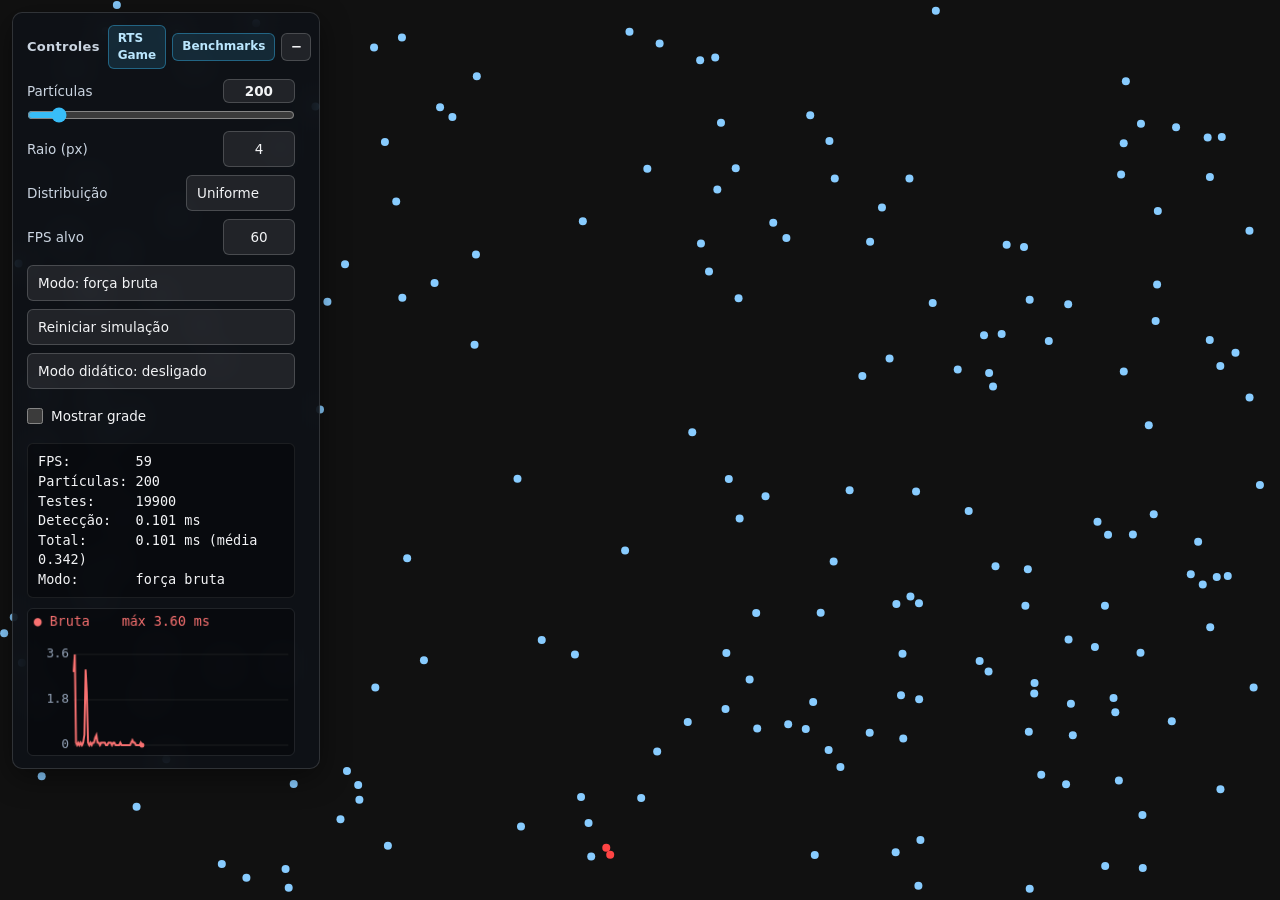
<file: Tópico 5 - Quadtree/index.html>
<!doctype html>
<html lang="pt-BR">
<head>
  <meta charset="utf-8">
  <meta name="viewport" content="width=device-width, initial-scale=1">
  <title>Quadtree: colisão de partículas</title>
  <link rel="stylesheet" href="style.css">
</head>
<body>
  <canvas id="canvas" aria-label="Área da simulação de colisão de partículas"></canvas>

  <aside id="panel" role="region" aria-label="Controles da simulação">
    <div class="panel-header">
      <span class="panel-title">Controles</span>
      <div class="panel-header-actions">
        <a id="rtsLink" class="panel-chip" href="rts-demo.html" title="Abrir mini-game RTS 2D com Fase 1, 3 torres defensivas e ondas">RTS Game</a>
        <a id="benchLink" class="panel-chip" href="bench/benchmark.html" title="Abrir painel interativo de benchmarks">Benchmarks</a>
        <button id="togglePanelBtn" type="button" aria-expanded="true" aria-controls="panelBody" title="Minimizar ou expandir painel (tecla H)">−</button>
      </div>
    </div>

    <div id="panelBody">
    <div class="control-group">
      <div class="field-range">
        <div class="field-header">
          <label for="count">Partículas</label>
          <input id="countValue" type="number" min="10" max="2000" value="200" aria-label="Quantidade numérica de partículas">
        </div>
        <input id="count" type="range" min="10" max="2000" value="200" aria-label="Quantidade de partículas">
      </div>

      <label class="field-inline" for="radius">
        <span>Raio (px)</span>
        <select id="radius" aria-label="Raio das partículas em pixels">
          <option value="2">2</option>
          <option value="4" selected>4</option>
          <option value="8">8</option>
          <option value="16">16</option>
          <option value="32">32</option>
        </select>
      </label>

      <label class="field-inline" for="distribution">
        <span>Distribuição</span>
        <select id="distribution" aria-label="Distribuição espacial das partículas">
          <option value="uniform" selected>Uniforme</option>
          <option value="cluster">Aglomerado</option>
          <option value="clusters">Dois clusters</option>
        </select>
      </label>

      <label class="field-inline" for="fps">
        <span>FPS alvo</span>
        <select id="fps" aria-label="Taxa de quadros alvo da simulação">
          <option value="5">5</option>
          <option value="15">15</option>
          <option value="30">30</option>
          <option value="60" selected>60</option>
          <option value="120">120</option>
          <option value="0">Máx</option>
        </select>
      </label>
    </div>

    <div class="control-actions">
      <button id="modeBtn" type="button" title="Alternar entre força bruta e Quadtree (reinicia a distribuição em Aglomerado/Dois clusters)">Modo: força bruta</button>
      <button id="resetBtn" type="button" title="Reiniciar as posições das partículas com a distribuição atual">Reiniciar simulação</button>
      <button id="stepBtn" type="button" title="Ativar inspeção passo a passo na próxima colisão (até 200 partículas)">Modo didático: desligado</button>
    </div>

    <div id="notice" role="status" aria-live="polite"></div>

    <label class="field-check" for="showGrid">
      <input id="showGrid" type="checkbox">
      <span>Mostrar grade</span>
    </label>

    <pre id="stats" aria-label="Estatísticas da simulação"></pre>

    <canvas id="speedChart" width="280" height="148" aria-label="Gráfico comparando tempo por frame entre força bruta e Quadtree"></canvas>
    </div>
  </aside>

  <!-- Scripts clássicos (não ES modules): assim a demo funciona abrindo o arquivo direto, sem servidor. -->
  <script src="src/particle.js"></script>
  <script src="src/quadtree.js"></script>
  <script src="src/simulation.js"></script>
  <script src="src/renderer.js"></script>
  <script src="src/main.js"></script>
</body>
</html>
</file>
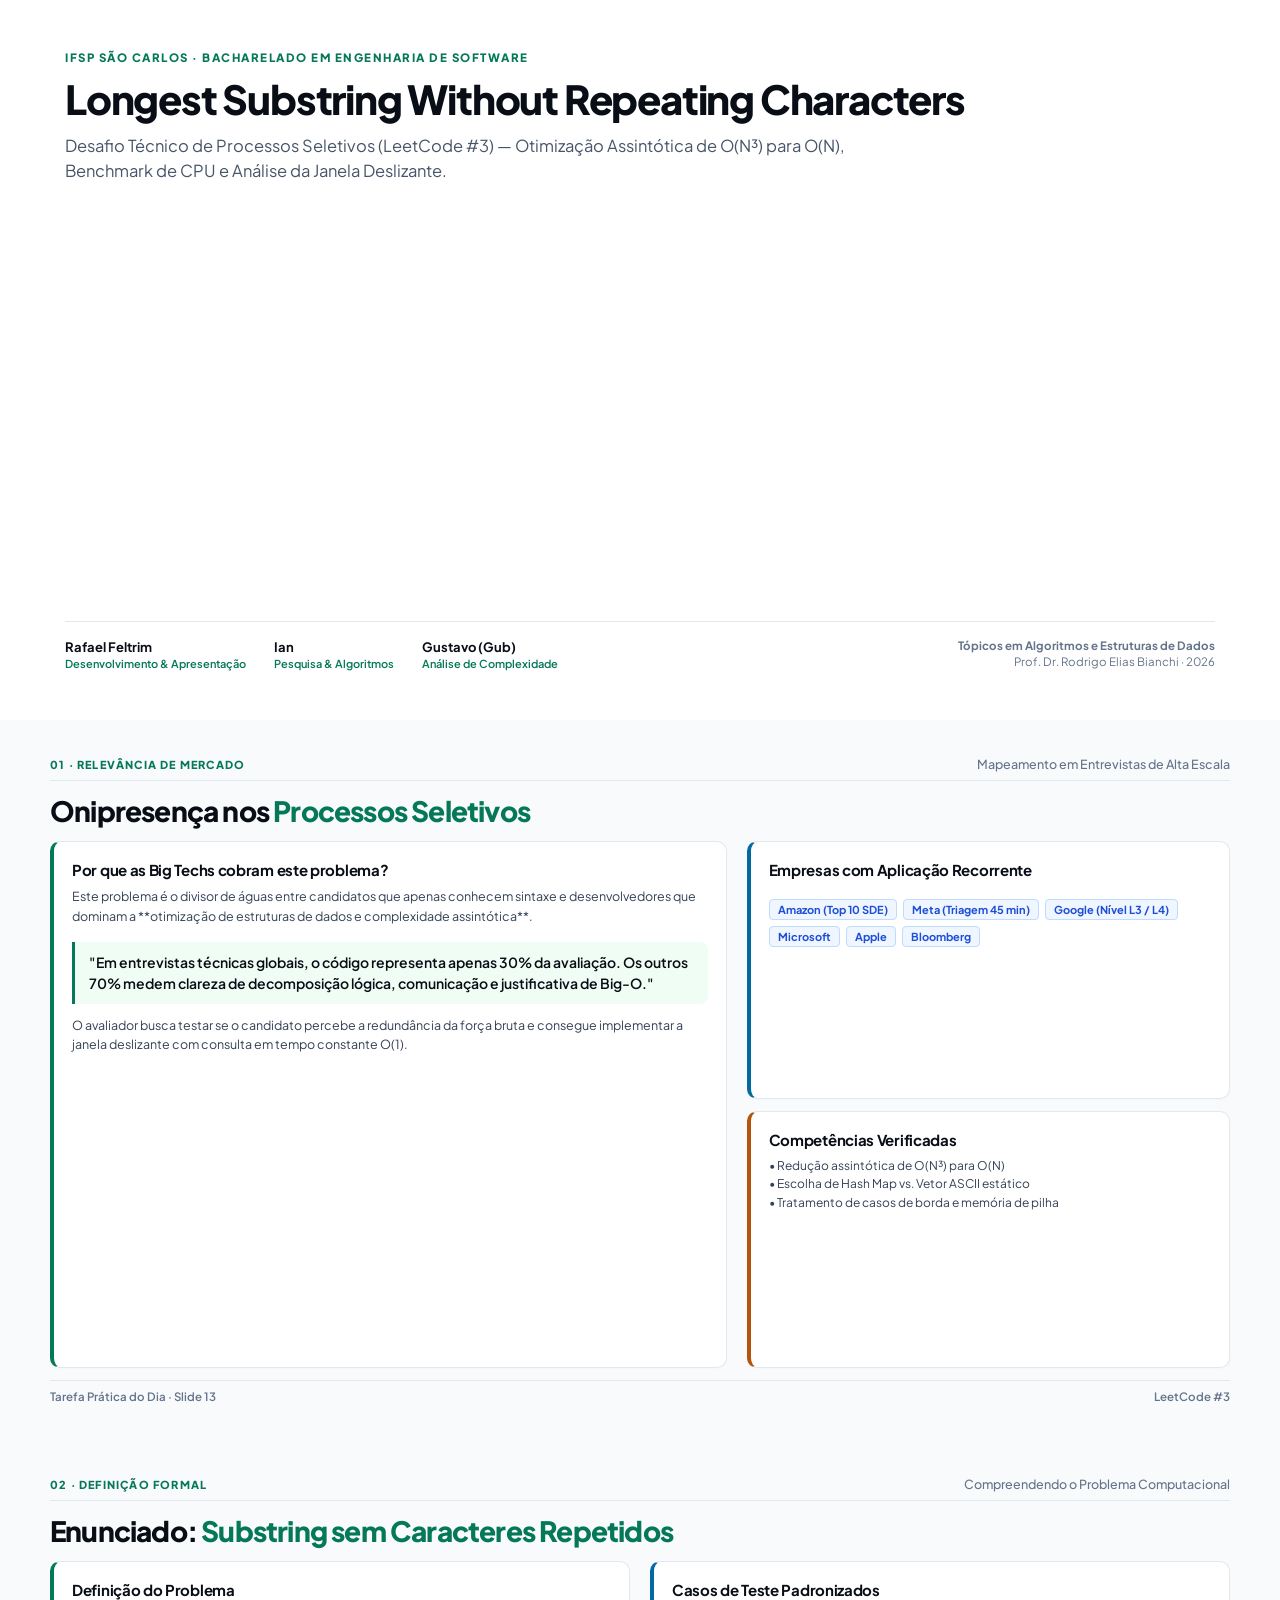
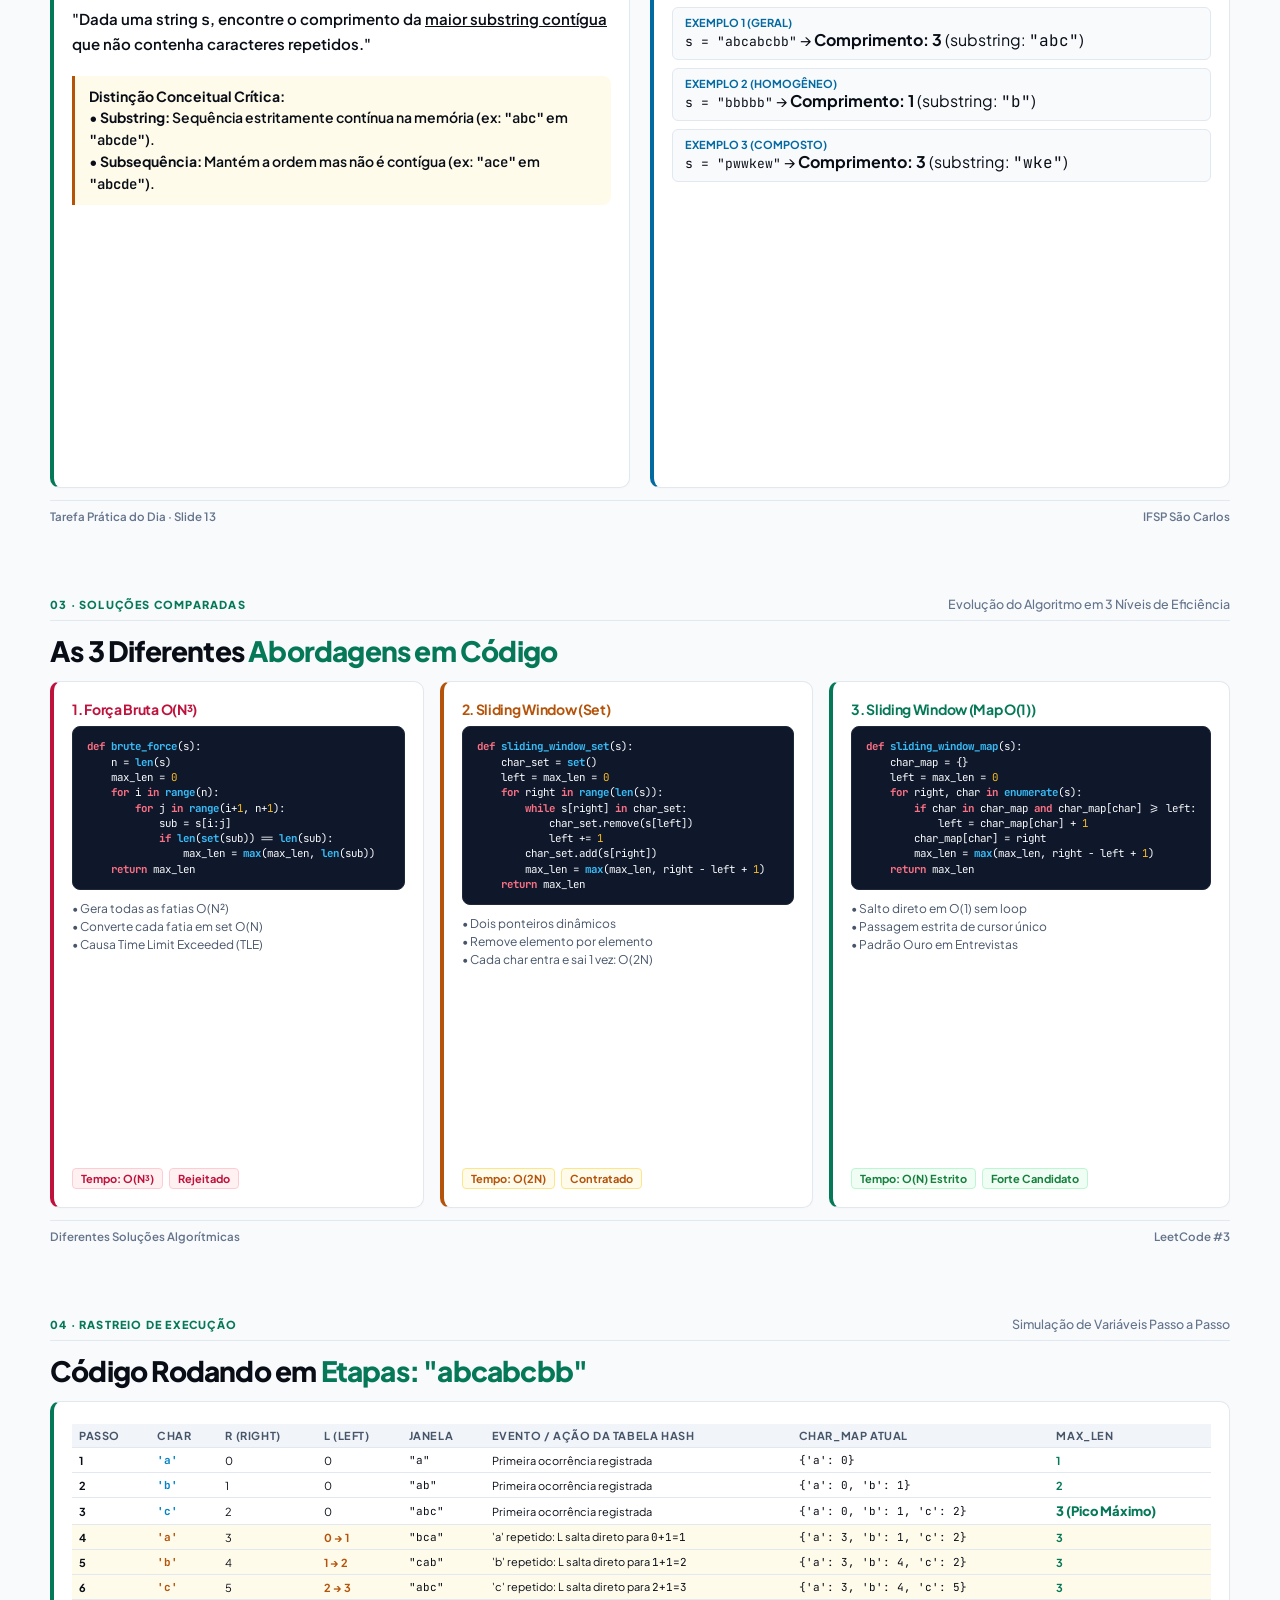
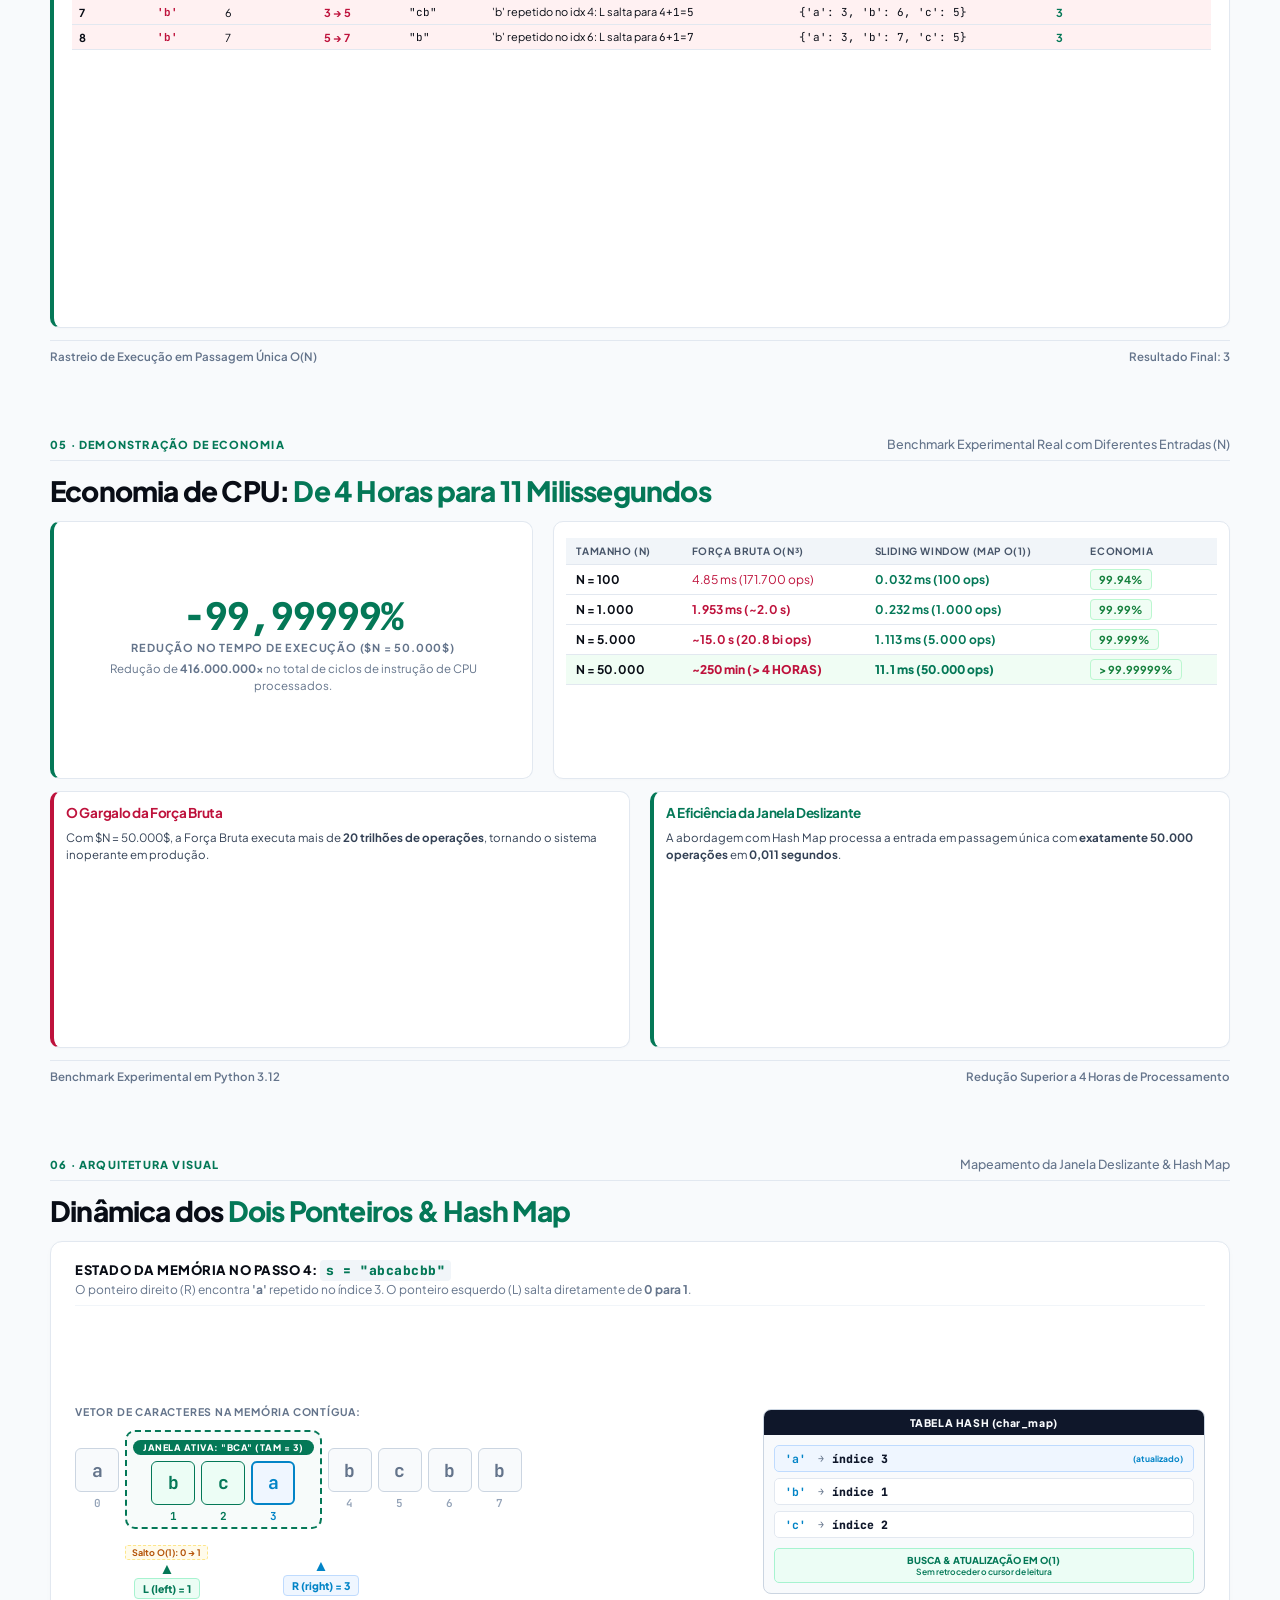
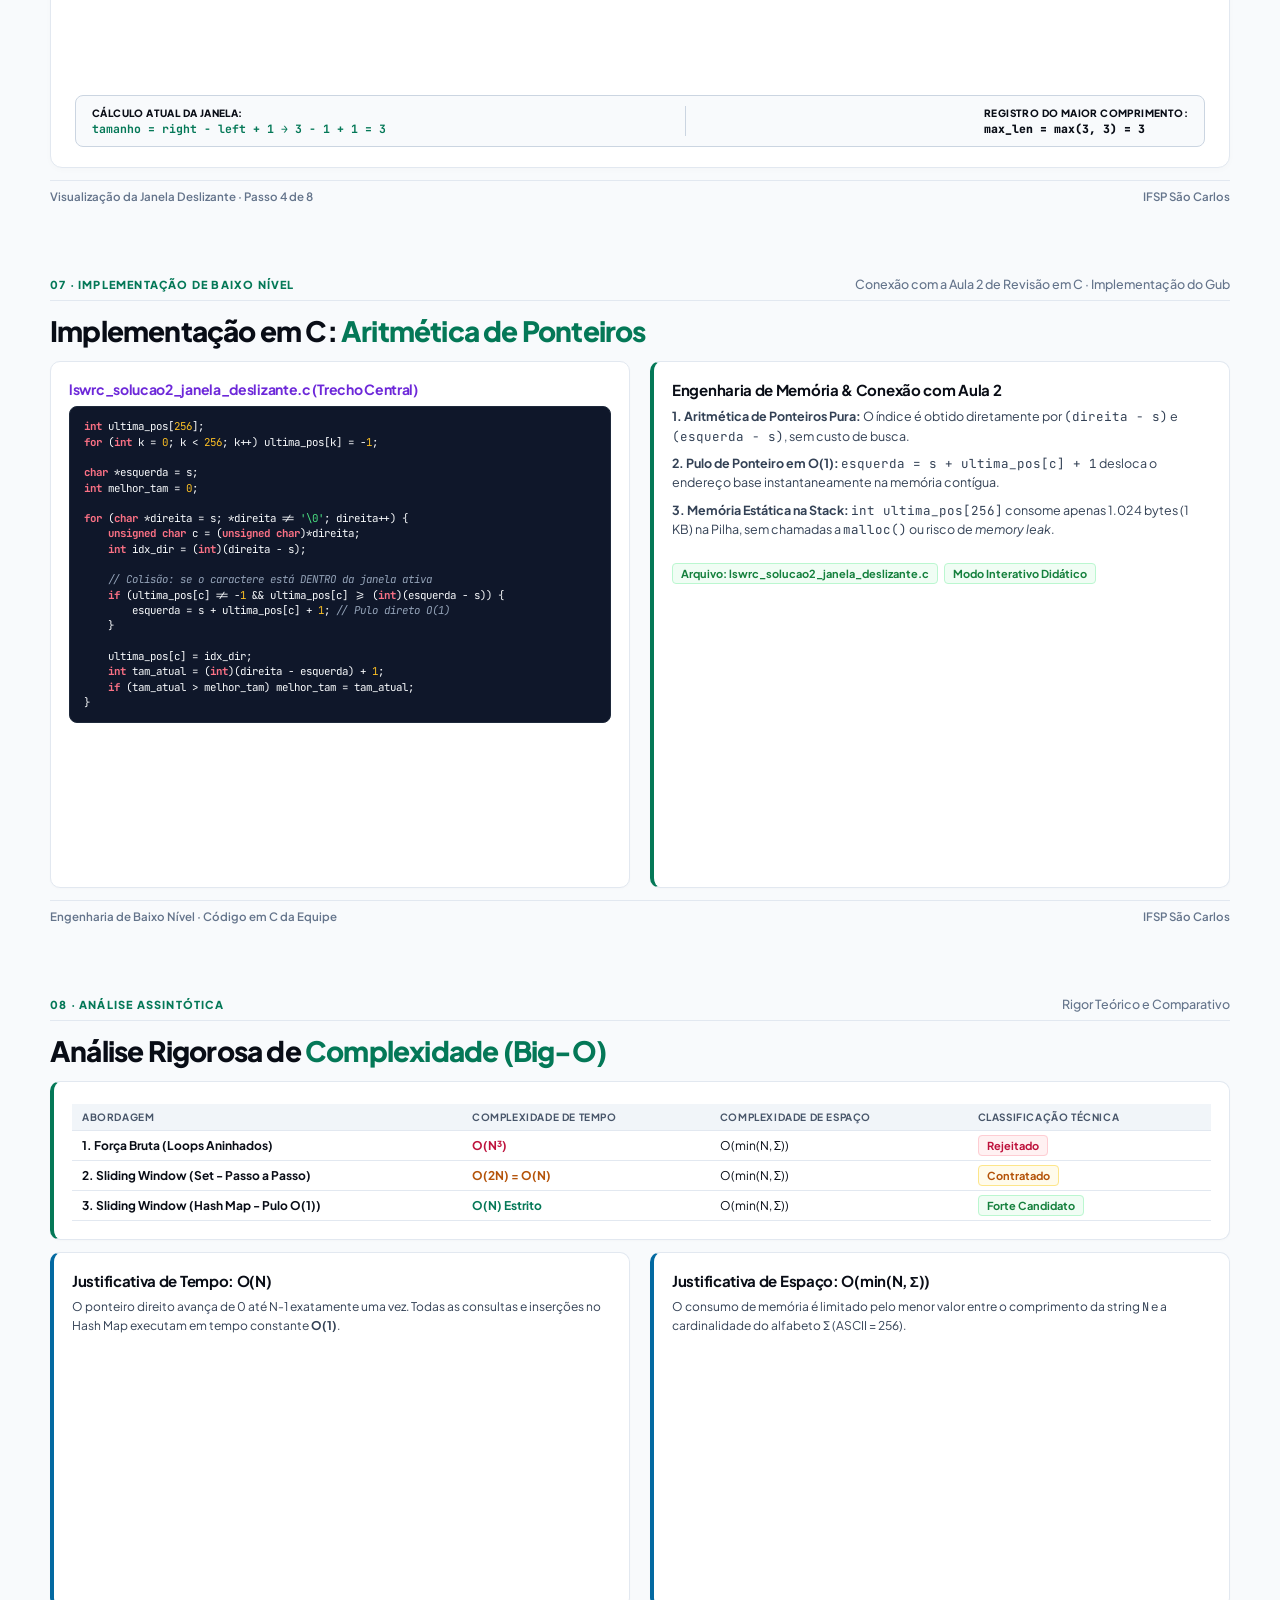
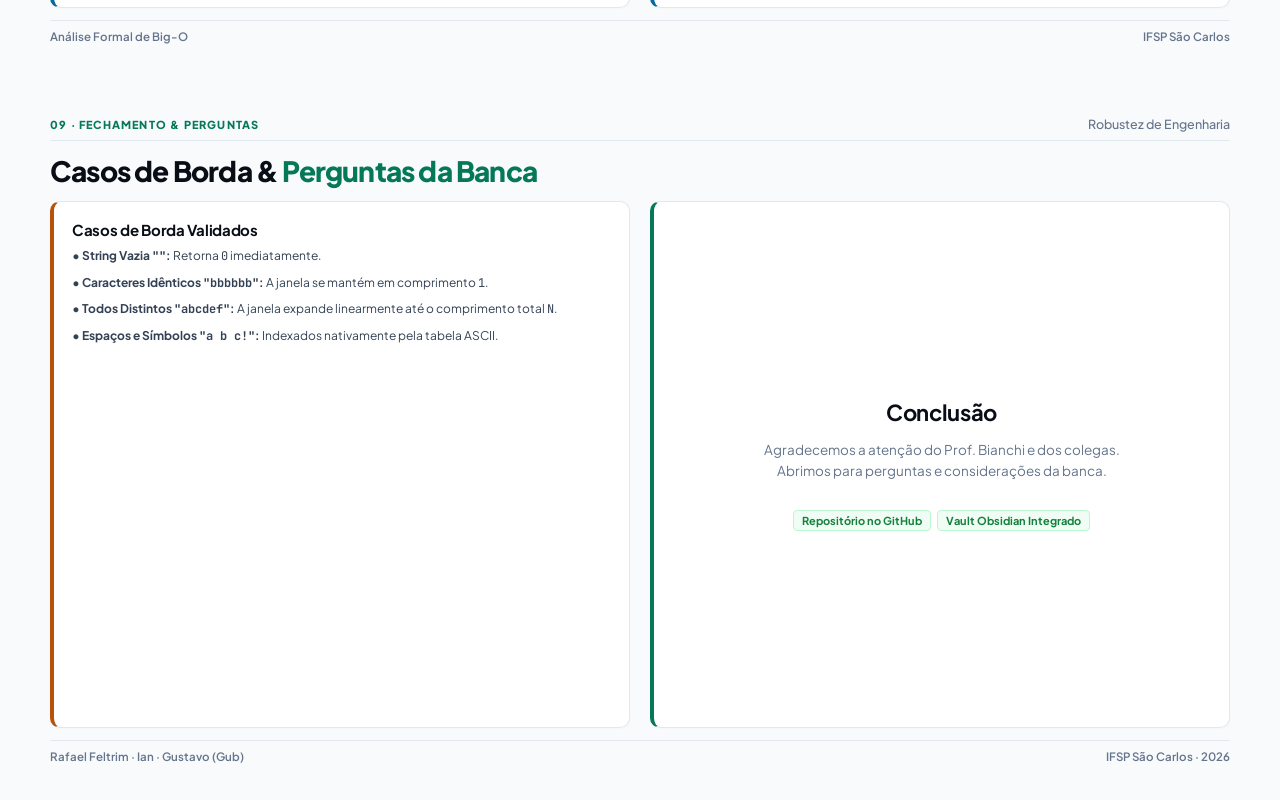
<file: Apresentacao_LeetCode3_Slides.html>
<!DOCTYPE html>
<html lang="pt-BR">
<head>
    <meta charset="UTF-8">
    <title>Apresentação LeetCode 3 - Padrão Editorial Suíço</title>
    <style>
        @import url('https://fonts.googleapis.com/css2?family=Plus+Jakarta+Sans:wght@400;500;600;700;800&family=JetBrains+Mono:wght@400;500;600;700&display=swap');

        * {
            margin: 0;
            padding: 0;
            box-sizing: border-box;
            -webkit-print-color-adjust: exact !important;
            print-color-adjust: exact !important;
        }

        @page {
            size: 1280px 720px;
            margin: 0;
        }

        body {
            font-family: 'Plus Jakarta Sans', sans-serif;
            background-color: #f8fafc;
            color: #090d16;
            width: 1280px;
            height: 720px;
            -webkit-font-smoothing: antialiased;
        }

        .slide {
            width: 1280px;
            height: 720px;
            page-break-after: always;
            position: relative;
            overflow: hidden;
            background-color: #f8fafc;
            display: flex;
            flex-direction: column;
            padding: 36px 50px;
        }

        /* Header Editorial */
        .header-bar {
            display: flex;
            justify-content: space-between;
            align-items: baseline;
            margin-bottom: 14px;
            border-bottom: 1.5px solid #e2e8f0;
            padding-bottom: 8px;
        }

        .header-tag {
            font-size: 11px;
            font-weight: 800;
            text-transform: uppercase;
            letter-spacing: 1.2px;
            color: #047857;
        }

        .header-sub {
            color: #64748b;
            font-size: 12.5px;
            font-weight: 500;
        }

        /* Tipografia de Destaque */
        .slide-title {
            font-size: 28px;
            font-weight: 800;
            color: #090d16;
            line-height: 1.15;
            margin-bottom: 14px;
            letter-spacing: -0.8px;
        }

        .slide-title span {
            color: #047857;
        }

        /* Grids Assimétricos */
        .grid-60-40 {
            display: grid;
            grid-template-columns: 1.4fr 1fr;
            gap: 20px;
            flex: 1;
            align-items: stretch;
        }

        .grid-40-60 {
            display: grid;
            grid-template-columns: 1fr 1.4fr;
            gap: 20px;
            flex: 1;
            align-items: stretch;
        }

        .grid-50-50 {
            display: grid;
            grid-template-columns: 1fr 1fr;
            gap: 20px;
            flex: 1;
            align-items: stretch;
        }

        .grid-3-col {
            display: grid;
            grid-template-columns: repeat(3, 1fr);
            gap: 16px;
            flex: 1;
            align-items: stretch;
        }

        /* Cartões Editoriais */
        .card {
            background: #ffffff;
            border: 1px solid #e2e8f0;
            border-radius: 10px;
            padding: 18px;
            display: flex;
            flex-direction: column;
            box-shadow: 0 1px 3px rgba(0, 0, 0, 0.02);
        }

        .card-emerald {
            border-left: 4px solid #047857;
        }

        .card-rose {
            border-left: 4px solid #be123c;
        }

        .card-amber {
            border-left: 4px solid #b45309;
        }

        .card-blue {
            border-left: 4px solid #0369a1;
        }

        .card-title {
            font-size: 15px;
            font-weight: 700;
            color: #090d16;
            margin-bottom: 8px;
            letter-spacing: -0.3px;
        }

        .card-text {
            font-size: 12.5px;
            line-height: 1.55;
            color: #334155;
            margin-bottom: 8px;
        }

        /* Pull Quotes Editoriais */
        .pull-quote {
            font-size: 14px;
            font-weight: 600;
            line-height: 1.5;
            color: #090d16;
            border-left: 3px solid #047857;
            padding: 10px 14px;
            margin: 8px 0;
            background: #f0fdf4;
            border-radius: 0 8px 8px 0;
        }

        /* Keynote Metrics */
        .metric-container {
            display: flex;
            flex-direction: column;
            justify-content: center;
            align-items: center;
            text-align: center;
            background: #ffffff;
            border: 1px solid #e2e8f0;
            border-radius: 10px;
            padding: 16px;
        }

        .metric-big {
            font-size: 38px;
            font-weight: 800;
            line-height: 1;
            font-family: 'JetBrains Mono', monospace;
            margin-bottom: 6px;
            letter-spacing: -1px;
        }

        .metric-label {
            font-size: 11px;
            font-weight: 700;
            text-transform: uppercase;
            letter-spacing: 0.8px;
            color: #64748b;
        }

        /* Badges Minimalistas */
        .badge-list {
            display: flex;
            flex-wrap: wrap;
            gap: 6px;
            margin-top: auto;
            padding-top: 8px;
        }

        .badge {
            padding: 3px 8px;
            border-radius: 4px;
            font-size: 11px;
            font-weight: 700;
            background: #f1f5f9;
            color: #334155;
            border: 1px solid #cbd5e1;
        }

        .badge-company {
            background: #eff6ff;
            border-color: #bfdbfe;
            color: #1d4ed8;
        }

        .badge-success {
            background: #f0fdf4;
            border-color: #bbf7d0;
            color: #15803d;
        }

        .badge-danger {
            background: #fff1f2;
            border-color: #fecdd3;
            color: #be123c;
        }

        .badge-warning {
            background: #fffbeb;
            border-color: #fde68a;
            color: #b45309;
        }

        /* Blocos de Código em Dark Slate Elegante */
        pre {
            font-family: 'JetBrains Mono', monospace;
            background: #0f172a;
            border: 1px solid #1e293b;
            border-radius: 8px;
            padding: 12px 14px;
            font-size: 10.8px;
            line-height: 1.42;
            color: #f8fafc;
            white-space: pre;
            overflow-x: auto;
            margin-bottom: 10px;
        }

        code {
            font-family: 'JetBrains Mono', monospace;
            font-size: inherit;
        }

        .kw { color: #fb7185; font-weight: 700; }
        .fn { color: #38bdf8; font-weight: 700; }
        .str { color: #4ade80; }
        .com { color: #94a3b8; font-style: italic; }
        .num { color: #fbbf24; }

        .code-details {
            font-size: 12px;
            color: #475569;
            line-height: 1.5;
            margin-bottom: 6px;
        }

        /* Tabelas Editoriais Suíças */
        table {
            width: 100%;
            border-collapse: collapse;
            margin-top: 4px;
        }

        th, td {
            padding: 7px 10px;
            text-align: left;
            border-bottom: 1px solid #e2e8f0;
            font-size: 12px;
        }

        th {
            background: #f1f5f9;
            color: #475569;
            font-weight: 700;
            text-transform: uppercase;
            font-size: 10px;
            letter-spacing: 0.6px;
        }

        td {
            color: #090d16;
        }

        .trace-table th, .trace-table td {
            padding: 5px 7px;
            font-size: 11px;
        }

        /* =========================================================
           ESTILOS ESPECÍFICOS DO DIAGRAMA SLIDE 7 EM HTML/CSS PURO
           ========================================================= */
        .diagram-canvas {
            background: #ffffff;
            border: 1.5px solid #e2e8f0;
            border-radius: 12px;
            padding: 20px 24px;
            display: flex;
            flex-direction: column;
            flex: 1;
            box-shadow: 0 2px 6px rgba(0, 0, 0, 0.02);
            justify-content: space-between;
        }

        .diag-header {
            margin-bottom: 14px;
            border-bottom: 1px solid #f1f5f9;
            padding-bottom: 8px;
        }

        .diag-step-title {
            font-size: 13px;
            font-weight: 800;
            color: #090d16;
            letter-spacing: 0.5px;
            margin-bottom: 3px;
        }

        .diag-step-title code {
            background: #f1f5f9;
            padding: 2px 6px;
            border-radius: 4px;
            color: #047857;
        }

        .diag-step-desc {
            font-size: 12px;
            color: #64748b;
        }

        .diag-body-grid {
            display: grid;
            grid-template-columns: 1.5fr 1fr;
            gap: 24px;
            align-items: center;
            margin-bottom: 12px;
        }

        .diag-memory-col {
            display: flex;
            flex-direction: column;
            gap: 12px;
        }

        .diag-section-label {
            font-size: 10.5px;
            font-weight: 700;
            color: #64748b;
            text-transform: uppercase;
            letter-spacing: 0.8px;
        }

        .memory-array-container {
            display: flex;
            align-items: center;
            gap: 6px;
        }

        .array-cell-wrapper {
            display: flex;
            flex-direction: column;
            align-items: center;
            gap: 4px;
        }

        .array-cell {
            width: 44px;
            height: 44px;
            border-radius: 6px;
            display: flex;
            align-items: center;
            justify-content: center;
            font-family: 'JetBrains Mono', monospace;
            font-size: 18px;
            font-weight: 700;
        }

        .cell-inactive {
            background: #f8fafc;
            border: 1.5px solid #cbd5e1;
            color: #64748b;
        }

        .cell-active {
            background: #ecfdf5;
            border: 1.5px solid #047857;
            color: #047857;
        }

        .cell-current {
            background: #eff6ff;
            border: 2px solid #0284c7;
            color: #0284c7;
        }

        .cell-idx {
            font-family: 'JetBrains Mono', monospace;
            font-size: 11px;
            font-weight: 600;
            color: #94a3b8;
        }

        .cell-idx-active {
            color: #047857;
            font-weight: 700;
        }

        .cell-idx-current {
            color: #0284c7;
            font-weight: 700;
        }

        /* Grupo da Janela Ativa */
        .active-window-group {
            display: flex;
            flex-direction: column;
            align-items: center;
            border: 2px dashed #047857;
            border-radius: 10px;
            padding: 8px 6px 4px 6px;
            background: rgba(4, 120, 87, 0.03);
            position: relative;
        }

        .active-window-badge {
            background: #047857;
            color: #ffffff;
            font-size: 9px;
            font-weight: 800;
            padding: 2px 10px;
            border-radius: 999px;
            letter-spacing: 0.5px;
            margin-bottom: 6px;
            text-transform: uppercase;
        }

        .window-cells-row {
            display: flex;
            gap: 6px;
        }

        /* Linha de Ponteiros */
        .pointers-row {
            display: flex;
            align-items: flex-start;
            gap: 20px;
            margin-top: 4px;
            padding-left: 50px;
        }

        .pointer-box {
            display: flex;
            flex-direction: column;
            align-items: center;
            gap: 2px;
        }

        .pointer-arrow {
            color: #047857;
            font-size: 12px;
            line-height: 1;
        }

        .pointer-arrow.arrow-blue {
            color: #0284c7;
        }

        .pointer-label {
            background: #ecfdf5;
            border: 1px solid #a7f3d0;
            color: #047857;
            font-size: 10.5px;
            font-weight: 800;
            padding: 3px 8px;
            border-radius: 4px;
        }

        .pointer-label.label-blue {
            background: #eff6ff;
            border-color: #bfdbfe;
            color: #0284c7;
        }

        .jump-indicator {
            font-size: 9px;
            font-weight: 700;
            color: #b45309;
            background: #fffbeb;
            border: 1px dashed #fde68a;
            padding: 1px 6px;
            border-radius: 3px;
            margin-bottom: 2px;
        }

        /* Tabela Hash Visual Card */
        .diag-hash-card {
            background: #f8fafc;
            border: 1.5px solid #cbd5e1;
            border-radius: 8px;
            overflow: hidden;
        }

        .hash-card-header {
            background: #0f172a;
            color: #f8fafc;
            font-size: 10.5px;
            font-weight: 800;
            letter-spacing: 0.6px;
            text-align: center;
            padding: 6px 10px;
        }

        .hash-card-body {
            padding: 10px;
            display: flex;
            flex-direction: column;
            gap: 6px;
        }

        .hash-row {
            display: flex;
            align-items: center;
            background: #ffffff;
            border: 1px solid #e2e8f0;
            border-radius: 5px;
            padding: 5px 10px;
            font-family: 'JetBrains Mono', monospace;
            font-size: 11.5px;
        }

        .hash-row-updated {
            border: 1.5px solid #bfdbfe;
            background: #eff6ff;
        }

        .hash-key {
            font-weight: 700;
            color: #0284c7;
            width: 25px;
        }

        .hash-arrow {
            color: #64748b;
            margin: 0 8px;
            font-size: 10px;
        }

        .hash-val {
            font-weight: 800;
            color: #0f172a;
        }

        .hash-tag-updated {
            font-size: 8.5px;
            font-weight: 700;
            color: #0284c7;
            margin-left: auto;
            font-family: 'Plus Jakarta Sans', sans-serif;
        }

        .hash-footer-badge {
            background: #ecfdf5;
            border: 1px solid #a7f3d0;
            border-radius: 5px;
            padding: 5px 8px;
            text-align: center;
            margin-top: 4px;
        }

        .hash-footer-title {
            font-size: 9.5px;
            font-weight: 800;
            color: #047857;
        }

        .hash-footer-sub {
            font-size: 8.5px;
            font-weight: 600;
            color: #047857;
        }

        /* Resumo Matemático Inferior */
        .diag-footer-summary {
            background: #f8fafc;
            border: 1.2px solid #cbd5e1;
            border-radius: 8px;
            padding: 10px 16px;
            display: flex;
            align-items: center;
            justify-content: space-between;
        }

        .summary-col {
            display: flex;
            flex-direction: column;
            gap: 2px;
        }

        .summary-label {
            font-size: 10px;
            font-weight: 800;
            color: #090d16;
            letter-spacing: 0.4px;
        }

        .summary-val {
            font-family: 'JetBrains Mono', monospace;
            font-size: 11.5px;
            font-weight: 700;
            color: #047857;
        }

        .summary-val-highlight {
            color: #090d16;
            font-weight: 800;
        }

        .summary-divider {
            width: 1px;
            height: 30px;
            background: #cbd5e1;
        }

        /* Rodapé Editorial */
        .footer-bar {
            display: flex;
            justify-content: space-between;
            align-items: center;
            margin-top: 12px;
            padding-top: 8px;
            border-top: 1px solid #e2e8f0;
            color: #64748b;
            font-size: 11.5px;
            font-weight: 600;
        }

        /* Capa Editorial */
        .cover-slide {
            justify-content: space-between;
            padding: 50px 65px;
            background: #ffffff;
        }

        .cover-main {
            display: flex;
            flex-direction: column;
            justify-content: center;
            max-width: 950px;
        }

        .cover-tag {
            font-size: 11.5px;
            font-weight: 800;
            text-transform: uppercase;
            letter-spacing: 1.5px;
            color: #047857;
            margin-bottom: 12px;
        }

        .cover-title {
            font-size: 40px;
            font-weight: 800;
            color: #090d16;
            line-height: 1.12;
            letter-spacing: -1.2px;
            margin-bottom: 12px;
        }

        .cover-subtitle {
            font-size: 16.5px;
            line-height: 1.5;
            color: #475569;
            max-width: 850px;
        }

        .cover-footer {
            display: flex;
            justify-content: space-between;
            align-items: flex-end;
            border-top: 1.5px solid #e2e8f0;
            padding-top: 16px;
        }

        .team-group {
            display: flex;
            gap: 28px;
        }

        .team-item {
            display: flex;
            flex-direction: column;
            gap: 2px;
        }

        .team-name {
            font-size: 13px;
            font-weight: 700;
            color: #090d16;
        }

        .team-role {
            font-size: 11px;
            color: #047857;
            font-weight: 600;
        }

        .cover-meta {
            font-size: 11.5px;
            color: #64748b;
            text-align: right;
            line-height: 1.4;
        }

        .highlight-val {
            color: #0284c7;
            font-weight: 700;
            font-family: 'JetBrains Mono', monospace;
        }
    </style>
</head>
<body>

    <!-- SLIDE 1: CAPA EDITORIAL SUÍÇA -->
    <div class="slide cover-slide">
        <div class="cover-main">
            <div class="cover-tag">IFSP São Carlos · Bacharelado em Engenharia de Software</div>
            <h1 class="cover-title">Longest Substring Without Repeating Characters</h1>
            <p class="cover-subtitle">Desafio Técnico de Processos Seletivos (LeetCode #3) — Otimização Assintótica de O(N³) para O(N), Benchmark de CPU e Análise da Janela Deslizante.</p>
        </div>

        <div class="cover-footer">
            <div class="team-group">
                <div class="team-item">
                    <span class="team-name">Rafael Feltrim</span>
                    <span class="team-role">Desenvolvimento & Apresentação</span>
                </div>
                <div class="team-item">
                    <span class="team-name">Ian</span>
                    <span class="team-role">Pesquisa & Algoritmos</span>
                </div>
                <div class="team-item">
                    <span class="team-name">Gustavo (Gub)</span>
                    <span class="team-role">Análise de Complexidade</span>
                </div>
            </div>
            <div class="cover-meta">
                <b>Tópicos em Algoritmos e Estruturas de Dados</b><br>
                Prof. Dr. Rodrigo Elias Bianchi · 2026
            </div>
        </div>
    </div>

    <!-- SLIDE 2: RELEVÂNCIA DE MERCADO (LAYOUT ASSIMÉTRICO 60/40) -->
    <div class="slide">
        <div class="header-bar">
            <div class="header-tag">01 · Relevância de Mercado</div>
            <div class="header-sub">Mapeamento em Entrevistas de Alta Escala</div>
        </div>
        <h2 class="slide-title">Onipresença nos <span>Processos Seletivos</span></h2>
        
        <div class="grid-60-40">
            <div class="card card-emerald">
                <div class="card-title">Por que as Big Techs cobram este problema?</div>
                <p class="card-text">
                    Este problema é o divisor de águas entre candidatos que apenas conhecem sintaxe e desenvolvedores que dominam a **otimização de estruturas de dados e complexidade assintótica**.
                </p>
                <div class="pull-quote">
                    "Em entrevistas técnicas globais, o código representa apenas 30% da avaliação. Os outros 70% medem clareza de decomposição lógica, comunicação e justificativa de Big-O."
                </div>
                <p class="card-text" style="margin-top: 4px;">
                    O avaliador busca testar se o candidato percebe a redundância da força bruta e consegue implementar a janela deslizante com consulta em tempo constante O(1).
                </p>
            </div>

            <div style="display: flex; flex-direction: column; gap: 12px;">
                <div class="card card-blue" style="flex: 1;">
                    <div class="card-title">Empresas com Aplicação Recorrente</div>
                    <div class="badge-list" style="margin-top: 4px;">
                        <span class="badge badge-company">Amazon (Top 10 SDE)</span>
                        <span class="badge badge-company">Meta (Triagem 45 min)</span>
                        <span class="badge badge-company">Google (Nível L3 / L4)</span>
                        <span class="badge badge-company">Microsoft</span>
                        <span class="badge badge-company">Apple</span>
                        <span class="badge badge-company">Bloomberg</span>
                    </div>
                </div>

                <div class="card card-amber" style="flex: 1;">
                    <div class="card-title">Competências Verificadas</div>
                    <p class="card-text" style="font-size: 12px; margin: 0;">
                        • Redução assintótica de O(N³) para O(N)<br>
                        • Escolha de Hash Map vs. Vetor ASCII estático<br>
                        • Tratamento de casos de borda e memória de pilha
                    </p>
                </div>
            </div>
        </div>

        <div class="footer-bar">
            <span>Tarefa Prática do Dia · Slide 13</span>
            <span>LeetCode #3</span>
        </div>
    </div>

    <!-- SLIDE 3: ENUNCIADO DO PROBLEMA -->
    <div class="slide">
        <div class="header-bar">
            <div class="header-tag">02 · Definição Formal</div>
            <div class="header-sub">Compreendendo o Problema Computacional</div>
        </div>
        <h2 class="slide-title">Enunciado: <span>Substring sem Caracteres Repetidos</span></h2>

        <div class="grid-50-50">
            <div class="card card-emerald">
                <div class="card-title">Definição do Problema</div>
                <p class="card-text" style="font-size: 15px; font-weight: 600; color: #090d16; margin-bottom: 12px;">
                    "Dada uma string <code>s</code>, encontre o comprimento da <u>maior substring contígua</u> que não contenha caracteres repetidos."
                </p>
                <div class="pull-quote" style="background: #fffbeb; border-color: #b45309;">
                    <b>Distinção Conceitual Crítica:</b><br>
                    • <b>Substring:</b> Sequência estritamente contínua na memória (ex: <code>"abc"</code> em <code>"abcde"</code>).<br>
                    • <b>Subsequência:</b> Mantém a ordem mas não é contígua (ex: <code>"ace"</code> em <code>"abcde"</code>).
                </div>
            </div>

            <div class="card card-blue">
                <div class="card-title">Casos de Teste Padronizados</div>
                
                <div style="margin-bottom: 8px; background: #f8fafc; border: 1px solid #e2e8f0; padding: 8px 12px; border-radius: 6px;">
                    <div style="color: #0369a1; font-weight: 700; font-size: 11px; text-transform: uppercase;">Exemplo 1 (Geral)</div>
                    <code style="font-size: 13px; color: #090d16;">s = "abcabcbb"</code> → <b>Comprimento: 3</b> (substring: <code>"abc"</code>)
                </div>

                <div style="margin-bottom: 8px; background: #f8fafc; border: 1px solid #e2e8f0; padding: 8px 12px; border-radius: 6px;">
                    <div style="color: #0369a1; font-weight: 700; font-size: 11px; text-transform: uppercase;">Exemplo 2 (Homogêneo)</div>
                    <code style="font-size: 13px; color: #090d16;">s = "bbbbb"</code> → <b>Comprimento: 1</b> (substring: <code>"b"</code>)
                </div>

                <div style="background: #f8fafc; border: 1px solid #e2e8f0; padding: 8px 12px; border-radius: 6px;">
                    <div style="color: #0369a1; font-weight: 700; font-size: 11px; text-transform: uppercase;">Exemplo 3 (Composto)</div>
                    <code style="font-size: 13px; color: #090d16;">s = "pwwkew"</code> → <b>Comprimento: 3</b> (substring: <code>"wke"</code>)
                </div>
            </div>
        </div>

        <div class="footer-bar">
            <span>Tarefa Prática do Dia · Slide 13</span>
            <span>IFSP São Carlos</span>
        </div>
    </div>

    <!-- SLIDE 4: 3 ABORDAGENS EM CÓDIGO -->
    <div class="slide">
        <div class="header-bar">
            <div class="header-tag">03 · Soluções Comparadas</div>
            <div class="header-sub">Evolução do Algoritmo em 3 Níveis de Eficiência</div>
        </div>
        <h2 class="slide-title">As 3 Diferentes <span>Abordagens em Código</span></h2>

        <div class="grid-3-col">
            <!-- Card 1: Força Bruta -->
            <div class="card card-rose">
                <div class="card-title" style="color: #be123c; font-size: 14px;">1. Força Bruta O(N³)</div>
                <pre><code><span class="kw">def</span> <span class="fn">brute_force</span>(s):
    n = <span class="fn">len</span>(s)
    max_len = <span class="num">0</span>
    <span class="kw">for</span> i <span class="kw">in</span> <span class="fn">range</span>(n):
        <span class="kw">for</span> j <span class="kw">in</span> <span class="fn">range</span>(i+<span class="num">1</span>, n+<span class="num">1</span>):
            sub = s[i:j]
            <span class="kw">if</span> <span class="fn">len</span>(<span class="fn">set</span>(sub)) == <span class="fn">len</span>(sub):
                max_len = <span class="fn">max</span>(max_len, <span class="fn">len</span>(sub))
    <span class="kw">return</span> max_len</code></pre>
                <div class="code-details">
                    • Gera todas as fatias O(N²)<br>
                    • Converte cada fatia em set O(N)<br>
                    • Causa Time Limit Exceeded (TLE)
                </div>
                <div class="badge-list">
                    <span class="badge badge-danger">Tempo: O(N³)</span>
                    <span class="badge badge-danger">Rejeitado</span>
                </div>
            </div>

            <!-- Card 2: Sliding Window com Set -->
            <div class="card card-amber">
                <div class="card-title" style="color: #b45309; font-size: 14px;">2. Sliding Window (Set)</div>
                <pre><code><span class="kw">def</span> <span class="fn">sliding_window_set</span>(s):
    char_set = <span class="fn">set</span>()
    left = max_len = <span class="num">0</span>
    <span class="kw">for</span> right <span class="kw">in</span> <span class="fn">range</span>(<span class="fn">len</span>(s)):
        <span class="kw">while</span> s[right] <span class="kw">in</span> char_set:
            char_set.remove(s[left])
            left += <span class="num">1</span>
        char_set.add(s[right])
        max_len = <span class="fn">max</span>(max_len, right - left + <span class="num">1</span>)
    <span class="kw">return</span> max_len</code></pre>
                <div class="code-details">
                    • Dois ponteiros dinâmicos<br>
                    • Remove elemento por elemento<br>
                    • Cada char entra e sai 1 vez: O(2N)
                </div>
                <div class="badge-list">
                    <span class="badge badge-warning">Tempo: O(2N)</span>
                    <span class="badge badge-warning">Contratado</span>
                </div>
            </div>

            <!-- Card 3: Sliding Window com Map -->
            <div class="card card-emerald">
                <div class="card-title" style="color: #047857; font-size: 14px;">3. Sliding Window (Map O(1))</div>
                <pre><code><span class="kw">def</span> <span class="fn">sliding_window_map</span>(s):
    char_map = {}
    left = max_len = <span class="num">0</span>
    <span class="kw">for</span> right, char <span class="kw">in</span> <span class="fn">enumerate</span>(s):
        <span class="kw">if</span> char <span class="kw">in</span> char_map <span class="kw">and</span> char_map[char] >= left:
            left = char_map[char] + <span class="num">1</span>
        char_map[char] = right
        max_len = <span class="fn">max</span>(max_len, right - left + <span class="num">1</span>)
    <span class="kw">return</span> max_len</code></pre>
                <div class="code-details">
                    • Salto direto em O(1) sem loop<br>
                    • Passagem estrita de cursor único<br>
                    • Padrão Ouro em Entrevistas
                </div>
                <div class="badge-list">
                    <span class="badge badge-success">Tempo: O(N) Estrito</span>
                    <span class="badge badge-success">Forte Candidato</span>
                </div>
            </div>
        </div>

        <div class="footer-bar">
            <span>Diferentes Soluções Algorítmicas</span>
            <span>LeetCode #3</span>
        </div>
    </div>

    <!-- SLIDE 5: CÓDIGO RODANDO EM ETAPAS -->
    <div class="slide">
        <div class="header-bar">
            <div class="header-tag">04 · Rastreio de Execução</div>
            <div class="header-sub">Simulação de Variáveis Passo a Passo</div>
        </div>
        <h2 class="slide-title">Código Rodando em <span>Etapas: "abcabcbb"</span></h2>

        <div class="card card-emerald" style="flex: 1;">
            <table class="trace-table">
                <thead>
                    <tr>
                        <th>Passo</th>
                        <th>Char</th>
                        <th>R (right)</th>
                        <th>L (left)</th>
                        <th>Janela</th>
                        <th>Evento / Ação da Tabela Hash</th>
                        <th>char_map Atual</th>
                        <th>max_len</th>
                    </tr>
                </thead>
                <tbody>
                    <tr>
                        <td><b>1</b></td>
                        <td><span class="highlight-val">'a'</span></td>
                        <td>0</td>
                        <td>0</td>
                        <td><code>"a"</code></td>
                        <td>Primeira ocorrência registrada</td>
                        <td><code>{'a': 0}</code></td>
                        <td style="color: #047857; font-weight: 700;">1</td>
                    </tr>
                    <tr>
                        <td><b>2</b></td>
                        <td><span class="highlight-val">'b'</span></td>
                        <td>1</td>
                        <td>0</td>
                        <td><code>"ab"</code></td>
                        <td>Primeira ocorrência registrada</td>
                        <td><code>{'a': 0, 'b': 1}</code></td>
                        <td style="color: #047857; font-weight: 700;">2</td>
                    </tr>
                    <tr>
                        <td><b>3</b></td>
                        <td><span class="highlight-val">'c'</span></td>
                        <td>2</td>
                        <td>0</td>
                        <td><code>"abc"</code></td>
                        <td>Primeira ocorrência registrada</td>
                        <td><code>{'a': 0, 'b': 1, 'c': 2}</code></td>
                        <td style="color: #047857; font-weight: 800; font-size: 13px;">3 (Pico Máximo)</td>
                    </tr>
                    <tr style="background: #fffbeb;">
                        <td><b>4</b></td>
                        <td><span class="highlight-val" style="color: #b45309;">'a'</span></td>
                        <td>3</td>
                        <td style="color: #b45309; font-weight: 700;">0 → 1</td>
                        <td><code>"bca"</code></td>
                        <td>'a' repetido: L salta direto para <code>0+1=1</code></td>
                        <td><code>{'a': 3, 'b': 1, 'c': 2}</code></td>
                        <td style="color: #047857; font-weight: 700;">3</td>
                    </tr>
                    <tr style="background: #fffbeb;">
                        <td><b>5</b></td>
                        <td><span class="highlight-val" style="color: #b45309;">'b'</span></td>
                        <td>4</td>
                        <td style="color: #b45309; font-weight: 700;">1 → 2</td>
                        <td><code>"cab"</code></td>
                        <td>'b' repetido: L salta direto para <code>1+1=2</code></td>
                        <td><code>{'a': 3, 'b': 4, 'c': 2}</code></td>
                        <td style="color: #047857; font-weight: 700;">3</td>
                    </tr>
                    <tr style="background: #fffbeb;">
                        <td><b>6</b></td>
                        <td><span class="highlight-val" style="color: #b45309;">'c'</span></td>
                        <td>5</td>
                        <td style="color: #b45309; font-weight: 700;">2 → 3</td>
                        <td><code>"abc"</code></td>
                        <td>'c' repetido: L salta direto para <code>2+1=3</code></td>
                        <td><code>{'a': 3, 'b': 4, 'c': 5}</code></td>
                        <td style="color: #047857; font-weight: 700;">3</td>
                    </tr>
                    <tr style="background: #fff1f2;">
                        <td><b>7</b></td>
                        <td><span class="highlight-val" style="color: #be123c;">'b'</span></td>
                        <td>6</td>
                        <td style="color: #be123c; font-weight: 700;">3 → 5</td>
                        <td><code>"cb"</code></td>
                        <td>'b' repetido no idx 4: L salta para <code>4+1=5</code></td>
                        <td><code>{'a': 3, 'b': 6, 'c': 5}</code></td>
                        <td style="color: #047857; font-weight: 700;">3</td>
                    </tr>
                    <tr style="background: #fff1f2;">
                        <td><b>8</b></td>
                        <td><span class="highlight-val" style="color: #be123c;">'b'</span></td>
                        <td>7</td>
                        <td style="color: #be123c; font-weight: 700;">5 → 7</td>
                        <td><code>"b"</code></td>
                        <td>'b' repetido no idx 6: L salta para <code>6+1=7</code></td>
                        <td><code>{'a': 3, 'b': 7, 'c': 5}</code></td>
                        <td style="color: #047857; font-weight: 700;">3</td>
                    </tr>
                </tbody>
            </table>
        </div>

        <div class="footer-bar">
            <span>Rastreio de Execução em Passagem Única O(N)</span>
            <span>Resultado Final: 3</span>
        </div>
    </div>

    <!-- SLIDE 6: BENCHMARK DE ECONOMIA DE TEMPO -->
    <div class="slide">
        <div class="header-bar">
            <div class="header-tag">05 · Demonstração de Economia</div>
            <div class="header-sub">Benchmark Experimental Real com Diferentes Entradas (N)</div>
        </div>
        <h2 class="slide-title">Economia de CPU: <span>De 4 Horas para 11 Milissegundos</span></h2>

        <div class="grid-40-60" style="margin-bottom: 12px;">
            <div class="metric-container" style="border-left: 4px solid #047857;">
                <div class="metric-big" style="color: #047857;">-99,99999%</div>
                <div class="metric-label">Redução no Tempo de Execução ($N = 50.000$)</div>
                <p class="card-text" style="font-size: 11.5px; margin-top: 6px; color: #64748b;">
                    Redução de <b>416.000.000×</b> no total de ciclos de instrução de CPU processados.
                </p>
            </div>

            <div class="card" style="padding: 12px;">
                <table>
                    <thead>
                        <tr>
                            <th>Tamanho (N)</th>
                            <th>Força Bruta O(N³)</th>
                            <th>Sliding Window (Map O(1))</th>
                            <th>Economia</th>
                        </tr>
                    </thead>
                    <tbody>
                        <tr>
                            <td><b>N = 100</b></td>
                            <td style="color: #be123c;">4.85 ms (171.700 ops)</td>
                            <td style="color: #047857; font-weight: 700;">0.032 ms (100 ops)</td>
                            <td><span class="badge badge-success">99.94%</span></td>
                        </tr>
                        <tr>
                            <td><b>N = 1.000</b></td>
                            <td style="color: #be123c; font-weight: 700;">1.953 ms (~2.0 s)</td>
                            <td style="color: #047857; font-weight: 700;">0.232 ms (1.000 ops)</td>
                            <td><span class="badge badge-success">99.99%</span></td>
                        </tr>
                        <tr>
                            <td><b>N = 5.000</b></td>
                            <td style="color: #be123c; font-weight: 700;">~15.0 s (20.8 bi ops)</td>
                            <td style="color: #047857; font-weight: 700;">1.113 ms (5.000 ops)</td>
                            <td><span class="badge badge-success">99.999%</span></td>
                        </tr>
                        <tr style="background: #f0fdf4;">
                            <td><b>N = 50.000</b></td>
                            <td style="color: #be123c; font-weight: 800;">~250 min (> 4 HORAS)</td>
                            <td style="color: #047857; font-weight: 800;">11.1 ms (50.000 ops)</td>
                            <td><span class="badge badge-success">> 99.99999%</span></td>
                        </tr>
                    </tbody>
                </table>
            </div>
        </div>

        <div class="grid-50-50">
            <div class="card card-rose" style="padding: 12px;">
                <div class="card-title" style="color: #be123c; font-size: 13.5px;">O Gargalo da Força Bruta</div>
                <p class="card-text" style="font-size: 11.5px; margin: 0;">
                    Com $N = 50.000$, a Força Bruta executa mais de <b>20 trilhões de operações</b>, tornando o sistema inoperante em produção.
                </p>
            </div>
            <div class="card card-emerald" style="padding: 12px;">
                <div class="card-title" style="color: #047857; font-size: 13.5px;">A Eficiência da Janela Deslizante</div>
                <p class="card-text" style="font-size: 11.5px; margin: 0;">
                    A abordagem com Hash Map processa a entrada em passagem única com <b>exatamente 50.000 operações</b> em <b>0,011 segundos</b>.
                </p>
            </div>
        </div>

        <div class="footer-bar">
            <span>Benchmark Experimental em Python 3.12</span>
            <span>Redução Superior a 4 Horas de Processamento</span>
        </div>
    </div>

    <!-- SLIDE 7: ARQUITETURA VISUAL DA JANELA DESLIZANTE (HTML/CSS PURO ROBUSTO E PERFEITO) -->
    <div class="slide">
        <div class="header-bar">
            <div class="header-tag">06 · Arquitetura Visual</div>
            <div class="header-sub">Mapeamento da Janela Deslizante & Hash Map</div>
        </div>
        <h2 class="slide-title">Dinâmica dos <span>Dois Ponteiros & Hash Map</span></h2>

        <!-- Canvas do Diagrama em HTML/CSS Puro (Sem sobreposições e com alinhamento perfeito) -->
        <div class="diagram-canvas">
            <!-- Cabeçalho do Diagrama -->
            <div class="diag-header">
                <div class="diag-step-title">ESTADO DA MEMÓRIA NO PASSO 4: <code>s = "abcabcbb"</code></div>
                <div class="diag-step-desc">O ponteiro direito (R) encontra <b>'a'</b> repetido no índice 3. O ponteiro esquerdo (L) salta diretamente de <b>0 para 1</b>.</div>
            </div>

            <!-- Corpo: Vetor à esquerda + Tabela Hash à direita -->
            <div class="diag-body-grid">
                <!-- Coluna da Memória / Vetor -->
                <div class="diag-memory-col">
                    <div class="diag-section-label">Vetor de Caracteres na Memória Contígua:</div>
                    
                    <!-- Container dos 8 Caracteres -->
                    <div class="memory-array-container">
                        <!-- Célula 0: 'a' -->
                        <div class="array-cell-wrapper">
                            <div class="array-cell cell-inactive">a</div>
                            <div class="cell-idx">0</div>
                        </div>

                        <!-- Grupo da Janela Ativa (Índices 1 a 3: "bca") -->
                        <div class="active-window-group">
                            <div class="active-window-badge">JANELA ATIVA: "bca" (tam = 3)</div>
                            <div class="window-cells-row">
                                <!-- Célula 1: 'b' -->
                                <div class="array-cell-wrapper">
                                    <div class="array-cell cell-active">b</div>
                                    <div class="cell-idx cell-idx-active">1</div>
                                </div>
                                <!-- Célula 2: 'c' -->
                                <div class="array-cell-wrapper">
                                    <div class="array-cell cell-active">c</div>
                                    <div class="cell-idx cell-idx-active">2</div>
                                </div>
                                <!-- Célula 3: 'a' -->
                                <div class="array-cell-wrapper">
                                    <div class="array-cell cell-current">a</div>
                                    <div class="cell-idx cell-idx-current">3</div>
                                </div>
                            </div>
                        </div>

                        <!-- Célula 4: 'b' -->
                        <div class="array-cell-wrapper">
                            <div class="array-cell cell-inactive">b</div>
                            <div class="cell-idx">4</div>
                        </div>
                        <!-- Célula 5: 'c' -->
                        <div class="array-cell-wrapper">
                            <div class="array-cell cell-inactive">c</div>
                            <div class="cell-idx">5</div>
                        </div>
                        <!-- Célula 6: 'b' -->
                        <div class="array-cell-wrapper">
                            <div class="array-cell cell-inactive">b</div>
                            <div class="cell-idx">6</div>
                        </div>
                        <!-- Célula 7: 'b' -->
                        <div class="array-cell-wrapper">
                            <div class="array-cell cell-inactive">b</div>
                            <div class="cell-idx">7</div>
                        </div>
                    </div>

                    <!-- Linha dos Ponteiros L e R -->
                    <div class="pointers-row">
                        <!-- Ponteiro L -->
                        <div class="pointer-box">
                            <div class="jump-indicator">Salto O(1): 0 → 1</div>
                            <div class="pointer-arrow">▲</div>
                            <div class="pointer-label">L (left) = 1</div>
                        </div>
                        <!-- Espaçamento -->
                        <div style="width: 35px;"></div>
                        <!-- Ponteiro R -->
                        <div class="pointer-box">
                            <div style="height: 14px;"></div>
                            <div class="pointer-arrow arrow-blue">▲</div>
                            <div class="pointer-label label-blue">R (right) = 3</div>
                        </div>
                    </div>
                </div>

                <!-- Coluna da Tabela Hash -->
                <div class="diag-hash-card">
                    <div class="hash-card-header">TABELA HASH (char_map)</div>
                    <div class="hash-card-body">
                        <div class="hash-row hash-row-updated">
                            <span class="hash-key">'a'</span>
                            <span class="hash-arrow">→</span>
                            <span class="hash-val">índice 3</span>
                            <span class="hash-tag-updated">(atualizado)</span>
                        </div>
                        <div class="hash-row">
                            <span class="hash-key">'b'</span>
                            <span class="hash-arrow">→</span>
                            <span class="hash-val">índice 1</span>
                        </div>
                        <div class="hash-row">
                            <span class="hash-key">'c'</span>
                            <span class="hash-arrow">→</span>
                            <span class="hash-val">índice 2</span>
                        </div>
                        <div class="hash-footer-badge">
                            <div class="hash-footer-title">BUSCA & ATUALIZAÇÃO EM O(1)</div>
                            <div class="hash-footer-sub">Sem retroceder o cursor de leitura</div>
                        </div>
                    </div>
                </div>
            </div>

            <!-- Rodapé Matemático do Diagrama -->
            <div class="diag-footer-summary">
                <div class="summary-col">
                    <span class="summary-label">CÁLCULO ATUAL DA JANELA:</span>
                    <span class="summary-val">tamanho = right - left + 1  →  3 - 1 + 1 = 3</span>
                </div>
                <div class="summary-divider"></div>
                <div class="summary-col">
                    <span class="summary-label">REGISTRO DO MAIOR COMPRIMENTO:</span>
                    <span class="summary-val summary-val-highlight">max_len = max(3, 3) = 3</span>
                </div>
            </div>
        </div>

        <div class="footer-bar">
            <span>Visualização da Janela Deslizante · Passo 4 de 8</span>
            <span>IFSP São Carlos</span>
        </div>
    </div>

    <!-- SLIDE 8: IMPLEMENTAÇÃO EM C (ARITMÉTICA DE PONTEIROS - GUB) -->
    <div class="slide">
        <div class="header-bar">
            <div class="header-tag">07 · Implementação de Baixo Nível</div>
            <div class="header-sub">Conexão com a Aula 2 de Revisão em C · Implementação do Gub</div>
        </div>
        <h2 class="slide-title">Implementação em C: <span>Aritmética de Ponteiros</span></h2>

        <div class="grid-50-50">
            <div class="card">
                <div class="card-title" style="color: #6d28d9; font-size: 14px;">lswrc_solucao2_janela_deslizante.c (Trecho Central)</div>
                <pre><code><span class="kw">int</span> ultima_pos[<span class="num">256</span>];
<span class="kw">for</span> (<span class="kw">int</span> k = <span class="num">0</span>; k &lt; <span class="num">256</span>; k++) ultima_pos[k] = -<span class="num">1</span>;

<span class="kw">char</span> *esquerda = s;
<span class="kw">int</span> melhor_tam = <span class="num">0</span>;

<span class="kw">for</span> (<span class="kw">char</span> *direita = s; *direita != <span class="str">'\0'</span>; direita++) {
    <span class="kw">unsigned char</span> c = (<span class="kw">unsigned char</span>)*direita;
    <span class="kw">int</span> idx_dir = (<span class="kw">int</span>)(direita - s);

    <span class="com">// Colisão: se o caractere está DENTRO da janela ativa</span>
    <span class="kw">if</span> (ultima_pos[c] != -<span class="num">1</span> &amp;&amp; ultima_pos[c] &gt;= (<span class="kw">int</span>)(esquerda - s)) {
        esquerda = s + ultima_pos[c] + <span class="num">1</span>; <span class="com">// Pulo direto O(1)</span>
    }

    ultima_pos[c] = idx_dir;
    <span class="kw">int</span> tam_atual = (<span class="kw">int</span>)(direita - esquerda) + <span class="num">1</span>;
    <span class="kw">if</span> (tam_atual &gt; melhor_tam) melhor_tam = tam_atual;
}</code></pre>
            </div>

            <div class="card card-emerald">
                <div class="card-title">Engenharia de Memória & Conexão com Aula 2</div>
                <p class="card-text"><b>1. Aritmética de Ponteiros Pura:</b> O índice é obtido diretamente por <code>(direita - s)</code> e <code>(esquerda - s)</code>, sem custo de busca.</p>
                <p class="card-text"><b>2. Pulo de Ponteiro em O(1):</b> <code>esquerda = s + ultima_pos[c] + 1</code> desloca o endereço base instantaneamente na memória contígua.</p>
                <p class="card-text"><b>3. Memória Estática na Stack:</b> <code>int ultima_pos[256]</code> consome apenas 1.024 bytes (1 KB) na Pilha, sem chamadas a <code>malloc()</code> ou risco de <i>memory leak</i>.</p>
                <div class="badge-list" style="margin-top: 8px;">
                    <span class="badge badge-success">Arquivo: lswrc_solucao2_janela_deslizante.c</span>
                    <span class="badge badge-success">Modo Interativo Didático</span>
                </div>
            </div>
        </div>

        <div class="footer-bar">
            <span>Engenharia de Baixo Nível · Código em C da Equipe</span>
            <span>IFSP São Carlos</span>
        </div>
    </div>

    <!-- SLIDE 9: TABELA BIG-O -->
    <div class="slide">
        <div class="header-bar">
            <div class="header-tag">08 · Análise Assintótica</div>
            <div class="header-sub">Rigor Teórico e Comparativo</div>
        </div>
        <h2 class="slide-title">Análise Rigorosa de <span>Complexidade (Big-O)</span></h2>

        <div class="card card-emerald" style="margin-bottom: 12px;">
            <table>
                <thead>
                    <tr>
                        <th>Abordagem</th>
                        <th>Complexidade de Tempo</th>
                        <th>Complexidade de Espaço</th>
                        <th>Classificação Técnica</th>
                    </tr>
                </thead>
                <tbody>
                    <tr>
                        <td><b>1. Força Bruta (Loops Aninhados)</b></td>
                        <td style="color: #be123c; font-weight: 700;">O(N³)</td>
                        <td>O(min(N, Σ))</td>
                        <td><span class="badge badge-danger">Rejeitado</span></td>
                    </tr>
                    <tr>
                        <td><b>2. Sliding Window (Set - Passo a Passo)</b></td>
                        <td style="color: #b45309; font-weight: 700;">O(2N) = O(N)</td>
                        <td>O(min(N, Σ))</td>
                        <td><span class="badge badge-warning">Contratado</span></td>
                    </tr>
                    <tr>
                        <td><b>3. Sliding Window (Hash Map - Pulo O(1))</b></td>
                        <td style="color: #047857; font-weight: 700;">O(N) Estrito</td>
                        <td>O(min(N, Σ))</td>
                        <td><span class="badge badge-success">Forte Candidato</span></td>
                    </tr>
                </tbody>
            </table>
        </div>

        <div class="grid-50-50">
            <div class="card card-blue">
                <div class="card-title">Justificativa de Tempo: O(N)</div>
                <p class="card-text" style="font-size: 12px;">O ponteiro direito avança de 0 até N-1 exatamente uma vez. Todas as consultas e inserções no Hash Map executam em tempo constante <b>O(1)</b>.</p>
            </div>
            <div class="card card-blue">
                <div class="card-title">Justificativa de Espaço: O(min(N, Σ))</div>
                <p class="card-text" style="font-size: 12px;">O consumo de memória é limitado pelo menor valor entre o comprimento da string <code>N</code> e a cardinalidade do alfabeto <code>Σ</code> (ASCII = 256).</p>
            </div>
        </div>

        <div class="footer-bar">
            <span>Análise Formal de Big-O</span>
            <span>IFSP São Carlos</span>
        </div>
    </div>

    <!-- SLIDE 10: CASOS DE BORDA & CONCLUSÃO -->
    <div class="slide">
        <div class="header-bar">
            <div class="header-tag">09 · Fechamento & Perguntas</div>
            <div class="header-sub">Robustez de Engenharia</div>
        </div>
        <h2 class="slide-title">Casos de Borda & <span>Perguntas da Banca</span></h2>

        <div class="grid-50-50">
            <div class="card card-amber">
                <div class="card-title">Casos de Borda Validados</div>
                <p class="card-text" style="font-size: 12px;"><b>• String Vazia <code>""</code>:</b> Retorna <code>0</code> imediatamente.</p>
                <p class="card-text" style="font-size: 12px;"><b>• Caracteres Idênticos <code>"bbbbbb"</code>:</b> A janela se mantém em comprimento <code>1</code>.</p>
                <p class="card-text" style="font-size: 12px;"><b>• Todos Distintos <code>"abcdef"</code>:</b> A janela expande linearmente até o comprimento total <code>N</code>.</p>
                <p class="card-text" style="font-size: 12px;"><b>• Espaços e Símbolos <code>"a b c!"</code>:</b> Indexados nativamente pela tabela ASCII.</p>
            </div>

            <div class="card card-emerald" style="justify-content: center; align-items: center; text-align: center;">
                <div class="card-title" style="font-size: 22px; justify-content: center;">Conclusão</div>
                <p class="card-text" style="font-size: 13.5px; color: #64748b; margin-top: 6px;">
                    Agradecemos a atenção do Prof. Bianchi e dos colegas.<br>
                    Abrimos para perguntas e considerações da banca.
                </p>
                <div class="badge-list" style="justify-content: center; margin-top: 12px;">
                    <span class="badge badge-success">Repositório no GitHub</span>
                    <span class="badge badge-success">Vault Obsidian Integrado</span>
                </div>
            </div>
        </div>

        <div class="footer-bar">
            <span>Rafael Feltrim · Ian · Gustavo (Gub)</span>
            <span>IFSP São Carlos · 2026</span>
        </div>
    </div>

</body>
</html>
</file>
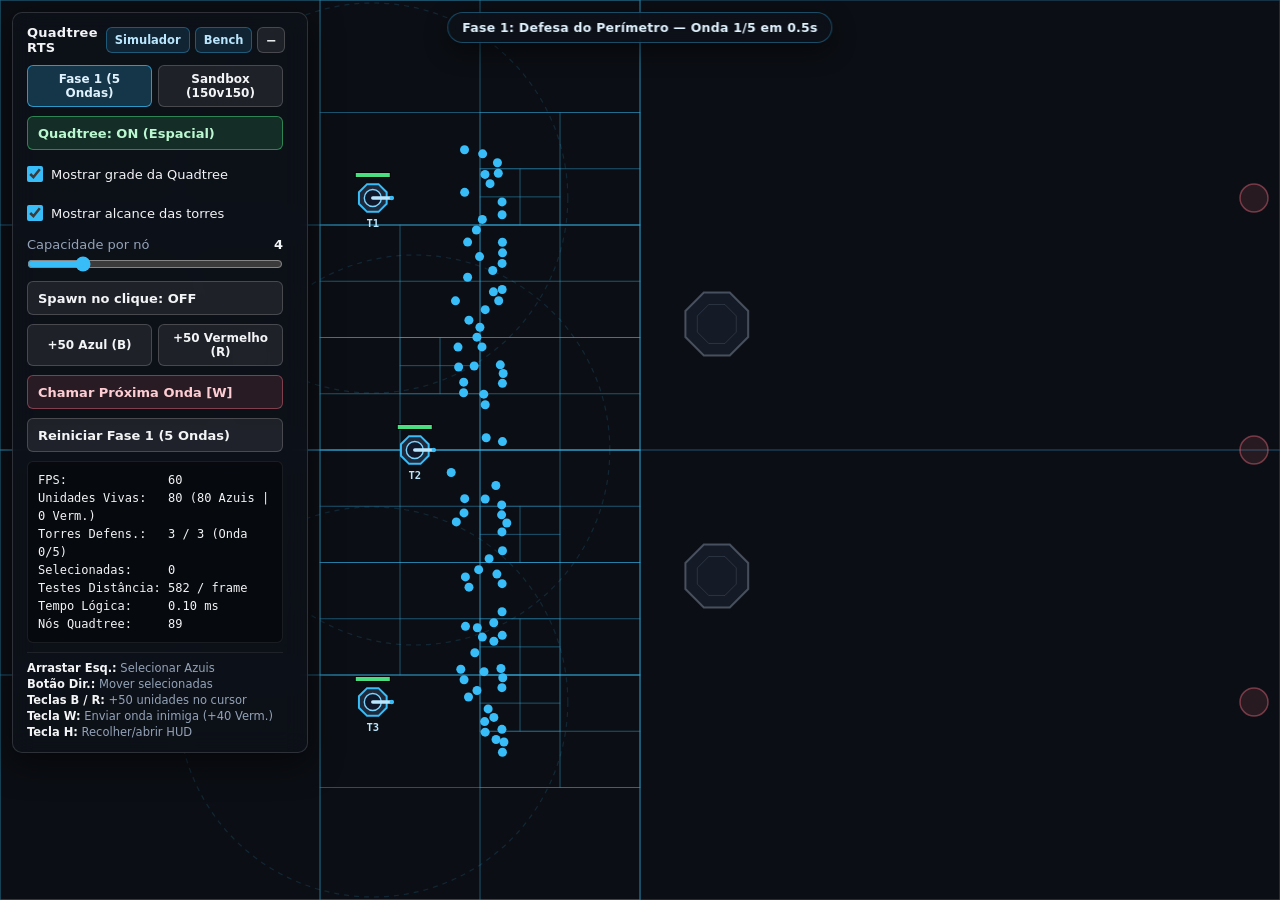
<file: Tópico 5 - Quadtree/rts-demo.html>
<!doctype html>
<html lang="pt-BR">
<head>
  <meta charset="utf-8">
  <meta name="viewport" content="width=device-width, initial-scale=1">
  <title>Quadtree RTS Demo — Simulação de Combate 2D</title>
  <style>
    :root {
      color-scheme: dark;
      --bg: #0b0e14;
      --panel-bg: rgba(13, 17, 25, 0.86);
      --panel-border: rgba(255, 255, 255, 0.14);
      --control-bg: rgba(255, 255, 255, 0.08);
      --control-hover: rgba(255, 255, 255, 0.15);
      --control-border: rgba(255, 255, 255, 0.18);
      --text: #f3f4f6;
      --muted: #94a3b8;
      --blue: #38bdf8;
      --red: #fb7185;
      --green: #4ade80;
      --warn: #fbbf24;
      --radius: 10px;
      --radius-sm: 6px;
      --scrollbar-thumb: rgba(148, 163, 184, 0.28);
      --scrollbar-hover: rgba(148, 163, 184, 0.52);
    }

    * { box-sizing: border-box; }

    html, body {
      margin: 0;
      width: 100%;
      height: 100%;
      overflow: hidden;
      background: var(--bg);
      color: var(--text);
      font-family: system-ui, -apple-system, BlinkMacSystemFont, "Segoe UI", sans-serif;
    }

    canvas#arena {
      display: block;
      width: 100%;
      height: 100%;
      cursor: crosshair;
    }

    /* HUD flutuante minimalista */
    #hud {
      position: fixed;
      top: 12px;
      left: 12px;
      z-index: 20;
      width: 296px;
      max-width: calc(100vw - 24px);
      max-height: calc(100vh - 24px);
      overflow-y: auto;
      scrollbar-width: thin;
      scrollbar-color: var(--scrollbar-thumb) transparent;
      scrollbar-gutter: stable;
      display: flex;
      flex-direction: column;
      gap: 10px;
      padding: 12px 14px;
      background: var(--panel-bg);
      backdrop-filter: blur(12px);
      -webkit-backdrop-filter: blur(12px);
      border: 1px solid var(--panel-border);
      border-radius: var(--radius);
      box-shadow: 0 10px 32px rgba(0, 0, 0, 0.52);
      font-size: 13px;
    }

    #hud::-webkit-scrollbar { width: 6px; }
    #hud::-webkit-scrollbar-track { background: transparent; margin: 6px 0; }
    #hud::-webkit-scrollbar-thumb { background: var(--scrollbar-thumb); border-radius: 999px; }
    #hud::-webkit-scrollbar-thumb:hover { background: var(--scrollbar-hover); }

    #hud.collapsed {
      width: auto;
      padding: 8px 10px;
    }

    #hud.collapsed #hudBody {
      display: none;
    }

    .hud-header {
      display: flex;
      align-items: center;
      justify-content: space-between;
      gap: 8px;
    }

    .hud-title {
      font-weight: 700;
      font-size: 13px;
      letter-spacing: 0.02em;
      color: var(--text);
    }

    .hud-nav {
      display: inline-flex;
      align-items: center;
      gap: 5px;
    }

    .chip-link {
      display: inline-flex;
      align-items: center;
      padding: 3px 8px;
      min-height: 26px;
      border-radius: var(--radius-sm);
      border: 1px solid rgba(56, 189, 248, 0.35);
      background: rgba(56, 189, 248, 0.12);
      color: #bae6fd;
      text-decoration: none;
      font-size: 11.5px;
      font-weight: 600;
    }

    .chip-link:hover {
      background: rgba(56, 189, 248, 0.24);
    }

    #hudBody {
      display: flex;
      flex-direction: column;
      gap: 9px;
    }

    button {
      appearance: none;
      background: var(--control-bg);
      color: var(--text);
      border: 1px solid var(--control-border);
      border-radius: var(--radius-sm);
      font: inherit;
      font-weight: 600;
      padding: 7px 10px;
      min-height: 34px;
      cursor: pointer;
      text-align: left;
      transition: background-color 130ms ease, border-color 130ms ease;
    }

    button:hover {
      background: var(--control-hover);
      border-color: rgba(255, 255, 255, 0.32);
    }

    button#toggleHudBtn {
      width: 28px;
      min-width: 28px;
      min-height: 26px;
      padding: 0;
      text-align: center;
      line-height: 1;
    }

    .btn-on {
      border-color: rgba(74, 222, 128, 0.5);
      background: rgba(74, 222, 128, 0.14);
      color: #bbf7d0;
    }

    .btn-off {
      border-color: rgba(251, 113, 133, 0.5);
      background: rgba(251, 113, 133, 0.14);
      color: #fecdd3;
    }

    .btn-wave {
      border-color: rgba(251, 113, 133, 0.42);
      background: rgba(251, 113, 133, 0.12);
      color: #fecdd3;
    }

    .btn-wave:hover {
      background: rgba(251, 113, 133, 0.22);
      border-color: rgba(251, 113, 133, 0.65);
    }

    .row-2 {
      display: grid;
      grid-template-columns: 1fr 1fr;
      gap: 6px;
    }

    .row-2 button {
      text-align: center;
      font-size: 12px;
      padding: 6px 8px;
    }

    .field {
      display: flex;
      flex-direction: column;
      gap: 4px;
      color: var(--muted);
    }

    .field-top {
      display: flex;
      justify-content: space-between;
      align-items: center;
      font-weight: 500;
    }

    .field-top strong {
      color: var(--text);
      font-variant-numeric: tabular-nums;
    }

    input[type="range"] {
      width: 100%;
      margin: 0;
      accent-color: var(--blue);
      cursor: pointer;
    }

    .check-row {
      display: flex;
      align-items: center;
      gap: 8px;
      min-height: 30px;
      cursor: pointer;
      user-select: none;
    }

    .check-row input {
      width: 16px;
      height: 16px;
      margin: 0;
      accent-color: var(--blue);
      cursor: pointer;
    }

    #metrics {
      margin: 0;
      padding: 9px 10px;
      background: rgba(0, 0, 0, 0.38);
      border: 1px solid rgba(255, 255, 255, 0.08);
      border-radius: var(--radius-sm);
      font-family: ui-monospace, SFMono-Regular, Menlo, Consolas, monospace;
      font-size: 12px;
      line-height: 1.5;
      font-variant-numeric: tabular-nums;
      white-space: pre-wrap;
    }

    .controls-hint {
      font-size: 11.5px;
      color: var(--muted);
      line-height: 1.4;
      border-top: 1px solid rgba(255, 255, 255, 0.08);
      padding-top: 7px;
    }

    .controls-hint strong {
      color: var(--text);
    }

    #hud :focus-visible {
      outline: 2px solid #7dd3fc;
      outline-offset: 2px;
    }

    .mode-active {
      border-color: rgba(56, 189, 248, 0.72);
      background: rgba(56, 189, 248, 0.22);
      color: #e0f2fe;
    }

    #stageBanner {
      position: fixed;
      top: 12px;
      left: 50%;
      transform: translateX(-50%);
      z-index: 15;
      pointer-events: none;
      padding: 7px 14px;
      border-radius: 999px;
      background: rgba(13, 17, 25, 0.86);
      backdrop-filter: blur(10px);
      -webkit-backdrop-filter: blur(10px);
      border: 1px solid rgba(56, 189, 248, 0.35);
      font-size: 12.5px;
      font-weight: 600;
      letter-spacing: 0.02em;
      color: #e0f2fe;
      white-space: nowrap;
      box-shadow: 0 8px 24px rgba(0, 0, 0, 0.45);
    }

    #stageBanner[hidden] {
      display: none;
    }

    #stageOverlay {
      position: fixed;
      inset: 0;
      z-index: 30;
      display: flex;
      align-items: center;
      justify-content: center;
      padding: 20px;
      background: rgba(6, 9, 14, 0.68);
      backdrop-filter: blur(6px);
      -webkit-backdrop-filter: blur(6px);
    }

    #stageOverlay[hidden] {
      display: none;
    }

    .stage-card {
      width: 360px;
      max-width: 100%;
      padding: 20px 22px;
      border-radius: var(--radius);
      background: rgba(13, 17, 25, 0.96);
      border: 1px solid rgba(255, 255, 255, 0.16);
      box-shadow: 0 18px 48px rgba(0, 0, 0, 0.65);
      display: flex;
      flex-direction: column;
      gap: 12px;
    }

    .stage-card h2 {
      margin: 0;
      font-size: 18px;
      letter-spacing: 0.01em;
    }

    .stage-card.victory h2 {
      color: var(--green);
    }

    .stage-card.defeat h2 {
      color: var(--red);
    }

    .stage-card p {
      margin: 0;
      color: var(--muted);
      font-size: 13px;
      line-height: 1.45;
    }

    .stage-stats {
      margin: 0;
      padding: 10px 12px;
      border-radius: var(--radius-sm);
      background: rgba(0, 0, 0, 0.38);
      border: 1px solid rgba(255, 255, 255, 0.08);
      font-family: ui-monospace, SFMono-Regular, Menlo, Consolas, monospace;
      font-size: 12px;
      line-height: 1.55;
      color: var(--text);
      white-space: pre-wrap;
    }
  </style>
</head>
<body>
  <canvas id="arena" aria-label="Arena de combate 2D RTS com Quadtree"></canvas>

  <div id="stageBanner" role="status" aria-live="polite">Fase 1 — Preparando defesa...</div>

  <div id="stageOverlay" hidden role="dialog" aria-modal="true" aria-labelledby="overlayTitle">
    <div id="stageCard" class="stage-card">
      <h2 id="overlayTitle">Resultado da Fase</h2>
      <p id="overlayDesc"></p>
      <pre id="overlayStats" class="stage-stats"></pre>
      <div class="row-2">
        <button id="overlayRetryBtn" class="btn-on" type="button">Jogar Novamente</button>
        <button id="overlaySandboxBtn" type="button">Ir para Sandbox</button>
      </div>
    </div>
  </div>

  <aside id="hud" role="region" aria-label="Controles e benchmark RTS">
    <div class="hud-header">
      <span class="hud-title">Quadtree RTS</span>
      <div class="hud-nav">
        <a class="chip-link" href="index.html" title="Simulador de colisões">Simulador</a>
        <a class="chip-link" href="bench/benchmark.html" title="Benchmarks">Bench</a>
        <button id="toggleHudBtn" type="button" aria-expanded="true" aria-controls="hudBody" title="Minimizar ou expandir painel (tecla H)">−</button>
      </div>
    </div>

    <div id="hudBody">
      <div class="row-2" role="group" aria-label="Modo de jogo">
        <button id="modeStageBtn" class="mode-active" type="button">Fase 1 (5 Ondas)</button>
        <button id="modeSandboxBtn" type="button">Sandbox (150v150)</button>
      </div>

      <button id="quadtreeToggle" class="btn-on" type="button">Quadtree: ON (Espacial)</button>

      <label class="check-row" for="gridToggle">
        <input id="gridToggle" type="checkbox" checked>
        <span>Mostrar grade da Quadtree</span>
      </label>

      <label class="check-row" for="rangesToggle">
        <input id="rangesToggle" type="checkbox" checked>
        <span>Mostrar alcance das torres</span>
      </label>

      <label class="check-row" for="autoWaveToggle">
        <input id="autoWaveToggle" type="checkbox">
        <span>Ondas automáticas (10 s)</span>
      </label>

      <label class="field" for="capacitySlider">
        <span class="field-top">
          <span>Capacidade por nó</span>
          <strong id="capacityVal">4</strong>
        </span>
        <input id="capacitySlider" type="range" min="1" max="16" value="4">
      </label>

      <button id="spawnModeBtn" type="button" title="Alterna spawn por clique ou use teclas B/R no cursor">Spawn no clique: OFF</button>

      <div class="row-2">
        <button id="spawnBlueBtn" type="button" title="Atalho: tecla B no cursor">+50 Azul (B)</button>
        <button id="spawnRedBtn" type="button" title="Atalho: tecla R no cursor">+50 Vermelho (R)</button>
      </div>

      <button id="waveBtn" class="btn-wave" type="button" title="Atalho: tecla W">Enviar Onda Inimiga (+40) [W]</button>

      <button id="resetBtn" type="button">Resetar Batalha (3 Torres + 300)</button>

      <pre id="metrics" aria-label="Métricas em tempo real"></pre>

      <div class="controls-hint">
        <strong>Arrastar Esq.:</strong> Selecionar Azuis<br>
        <strong>Botão Dir.:</strong> Mover selecionadas<br>
        <strong>Teclas B / R:</strong> +50 unidades no cursor<br>
        <strong>Tecla W:</strong> Enviar onda inimiga (+40 Verm.)<br>
        <strong>Tecla H:</strong> Recolher/abrir HUD
      </div>
    </div>
  </aside>

  <script>
    // =========================================================================
    // 1. ESTRUTURA DE DADOS: BOUNDARY & QUADTREE
    // =========================================================================

    /**
     * Representa os limites retangulares (AABB) de um nó da Quadtree
     * ou de uma área de consulta (range query).
     */
    class Boundary {
      constructor(x, y, w, h) {
        this.x = x;
        this.y = y;
        this.w = w;
        this.h = h;
      }

      // Verifica se uma entidade (ponto x, y) pertence a este retângulo.
      // Bordas esquerda/superior inclusivas; direita/inferior exclusivas.
      contains(entity) {
        return (
          entity.x >= this.x &&
          entity.x < this.x + this.w &&
          entity.y >= this.y &&
          entity.y < this.y + this.h
        );
      }

      // Verifica interseção AABB entre este nó e a área de busca `range`.
      intersects(range) {
        return !(
          range.x >= this.x + this.w ||
          range.x + range.w <= this.x ||
          range.y >= this.y + this.h ||
          range.y + range.h <= this.y
        );
      }
    }

    /**
     * Quadtree espacial reconstruída a cada frame para indexar unidades 2D.
     */
    class Quadtree {
      constructor(boundary, capacity = 4, depth = 0, maxDepth = 8) {
        this.boundary = boundary;
        this.capacity = capacity;
        this.depth = depth;
        this.maxDepth = maxDepth;
        this.points = [];
        this.divided = false;
        this.nw = null;
        this.ne = null;
        this.sw = null;
        this.se = null;
      }

      // Subdivide o nó atual em 4 quadrantes iguais: NW, NE, SW e SE.
      subdivide() {
        const { x, y, w, h } = this.boundary;
        const hw = w / 2;
        const hh = h / 2;
        const nextDepth = this.depth + 1;

        this.nw = new Quadtree(new Boundary(x, y, hw, hh), this.capacity, nextDepth, this.maxDepth);
        this.ne = new Quadtree(new Boundary(x + hw, y, hw, hh), this.capacity, nextDepth, this.maxDepth);
        this.sw = new Quadtree(new Boundary(x, y + hh, hw, hh), this.capacity, nextDepth, this.maxDepth);
        this.se = new Quadtree(new Boundary(x + hw, y + hh, hw, hh), this.capacity, nextDepth, this.maxDepth);
        this.divided = true;

        // Redistribui as entidades já armazenadas no nó pai para os filhos
        for (let i = 0; i < this.points.length; i++) {
          const p = this.points[i];
          this.nw.insert(p) || this.ne.insert(p) || this.sw.insert(p) || this.se.insert(p);
        }
        this.points.length = 0;
      }

      // Insere uma entidade na árvore, subdividindo se exceder a capacidade.
      insert(entity) {
        if (!this.boundary.contains(entity)) return false;

        if (!this.divided) {
          if (this.points.length < this.capacity || this.depth >= this.maxDepth) {
            this.points.push(entity);
            return true;
          }
          this.subdivide();
        }

        return (
          this.nw.insert(entity) ||
          this.ne.insert(entity) ||
          this.sw.insert(entity) ||
          this.se.insert(entity)
        );
      }

      // Consulta todas as entidades dentro da região retangular `range`.
      query(range, found = []) {
        if (!this.boundary.intersects(range)) return found;

        if (!this.divided) {
          for (let i = 0; i < this.points.length; i++) {
            const p = this.points[i];
            if (range.contains(p)) found.push(p);
          }
          return found;
        }

        this.nw.query(range, found);
        this.ne.query(range, found);
        this.sw.query(range, found);
        this.se.query(range, found);
        return found;
      }

      // Limpa toda a árvore para reconstrução limpa no próximo frame.
      clear() {
        this.points.length = 0;
        this.nw = null;
        this.ne = null;
        this.sw = null;
        this.se = null;
        this.divided = false;
      }

      // Conta o total de nós existentes para exibição no HUD de benchmark.
      countNodes() {
        if (!this.divided) return 1;
        return (
          1 +
          this.nw.countNodes() +
          this.ne.countNodes() +
          this.sw.countNodes() +
          this.se.countNodes()
        );
      }

      // Renderiza a grade das subdivisões no Canvas 2D.
      draw(ctx) {
        const { x, y, w, h } = this.boundary;
        ctx.strokeRect(x, y, w, h);
        if (this.divided) {
          this.nw.draw(ctx);
          this.ne.draw(ctx);
          this.sw.draw(ctx);
          this.se.draw(ctx);
        }
      }
    }

    // =========================================================================
    // 2. ENTIDADES RTS: UNIDADES, PROJÉTEIS E FEEDBACK VISUAL
    // =========================================================================
    let nextUnitId = 1;

    class Unit {
      constructor(x, y, team, variant = 'normal') {
        this.id = nextUnitId++;
        this.x = x;
        this.y = y;
        this.vx = 0;
        this.vy = 0;
        this.variant = variant; // 'normal' | 'heavy'
        const isHeavy = variant === 'heavy';
        this.speed = isHeavy ? (1.02 + Math.random() * 0.14) : (1.35 + Math.random() * 0.25);
        this.radius = isHeavy ? 8 : 4.5;
        this.hp = isHeavy ? 420 : 100;
        this.maxHp = this.hp;
        this.visionRange = isHeavy ? 160 : 135;
        this.attackRange = isHeavy ? 86 : 76;
        this.fireCooldown = isHeavy ? 0.65 : 0.45; // segundos entre disparos
        this.cooldown = Math.random() * 0.25;
        this.damage = isHeavy ? 32 : 14;
        this.team = team; // 'blue' | 'red'
        this.selected = false;
        this.targetPos = null; // { x, y } comandado via botão direito
      }
    }

    /**
     * Obstáculo tático fixo do terreno da Fase 1 (afunila o avanço em 3 rotas).
     */
    class Obstacle {
      constructor(xRatio, yRatio, radius = 34) {
        this.xRatio = xRatio;
        this.yRatio = yRatio;
        this.radius = radius;
        this.x = 0;
        this.y = 0;
      }
    }

    /**
     * Torre defensiva fixa (bunker) que protege a base usando consultas espaciais.
     */
    class Tower {
      constructor(id, x, y, laneRatio, xOffset) {
        this.id = id;
        this.isTower = true;
        this.team = 'blue';
        this.x = x;
        this.y = y;
        this.laneRatio = laneRatio;
        this.xOffset = xOffset;
        this.radius = 15;
        this.hp = 900;
        this.maxHp = 900;
        this.attackRange = 195;
        this.fireCooldown = 0.28;
        this.cooldown = 0;
        this.damage = 26;
        this.angle = 0;
        this.kills = 0;
        this.shotsFired = 0;
        this.destroyed = false;
      }
    }

    class Laser {
      constructor(x1, y1, x2, y2, team, isTowerShot = false) {
        this.x1 = x1;
        this.y1 = y1;
        this.x2 = x2;
        this.y2 = y2;
        this.team = team;
        this.isTowerShot = isTowerShot;
        this.life = isTowerShot ? 0.18 : 0.14;
        this.maxLife = this.life;
      }
    }

    class Spark {
      constructor(x, y, color) {
        const angle = Math.random() * Math.PI * 2;
        const speed = 0.8 + Math.random() * 2.2;
        this.x = x;
        this.y = y;
        this.vx = Math.cos(angle) * speed;
        this.vy = Math.sin(angle) * speed;
        this.color = color;
        this.life = 0.28;
        this.maxLife = 0.28;
      }
    }

    class MoveMarker {
      constructor(x, y) {
        this.x = x;
        this.y = y;
        this.life = 0.45;
        this.maxLife = 0.45;
      }
    }

    // =========================================================================
    // 3. ESTADO GLOBAL DA ARENA E CONTROLES DE BENCHMARK
    // =========================================================================
    const canvas = document.getElementById('arena');
    const ctx = canvas.getContext('2d');

    const hudEl = document.getElementById('hud');
    const toggleHudBtn = document.getElementById('toggleHudBtn');
    const modeStageBtn = document.getElementById('modeStageBtn');
    const modeSandboxBtn = document.getElementById('modeSandboxBtn');
    const quadtreeToggle = document.getElementById('quadtreeToggle');
    const gridToggle = document.getElementById('gridToggle');
    const rangesToggle = document.getElementById('rangesToggle');
    const autoWaveToggle = document.getElementById('autoWaveToggle');
    const capacitySlider = document.getElementById('capacitySlider');
    const capacityVal = document.getElementById('capacityVal');
    const spawnModeBtn = document.getElementById('spawnModeBtn');
    const spawnBlueBtn = document.getElementById('spawnBlueBtn');
    const spawnRedBtn = document.getElementById('spawnRedBtn');
    const waveBtn = document.getElementById('waveBtn');
    const resetBtn = document.getElementById('resetBtn');
    const metricsEl = document.getElementById('metrics');
    const stageBanner = document.getElementById('stageBanner');
    const stageOverlay = document.getElementById('stageOverlay');
    const stageCard = document.getElementById('stageCard');
    const overlayTitle = document.getElementById('overlayTitle');
    const overlayDesc = document.getElementById('overlayDesc');
    const overlayStats = document.getElementById('overlayStats');
    const overlayRetryBtn = document.getElementById('overlayRetryBtn');
    const overlaySandboxBtn = document.getElementById('overlaySandboxBtn');

    const STAGE_WAVES = [
      { count: 30, heavy: 0, label: 'Batedores' },
      { count: 45, heavy: 0, label: 'Avanço' },
      { count: 65, heavy: 0, label: 'Pressão' },
      { count: 85, heavy: 0, label: 'Cerco' },
      { count: 100, heavy: 3, label: 'Assalto Final' }
    ];

    const state = {
      width: window.innerWidth,
      height: window.innerHeight,
      gameMode: 'stage1', // 'stage1' | 'sandbox'
      stageStatus: 'playing', // 'playing' | 'victory' | 'defeat'
      stageWave: 0,
      nextWaveIn: 1.5,
      stageElapsed: 0,
      enemiesDefeated: 0,
      useQuadtree: true,
      showGrid: true,
      showTowerRanges: true,
      autoWaves: false,
      waveTimer: 0,
      waveInterval: 10,
      waveNumber: 0,
      towerShots: 0,
      capacity: 4,
      spawnMode: 'off', // 'off' | 'blue' | 'red'
      units: [],
      towers: [],
      obstacles: [],
      lasers: [],
      sparks: [],
      markers: [],
      quadtree: null,
      distanceChecks: 0,
      logicMs: 0,
      nodeCount: 1,
      fps: 60,
      mouse: { x: window.innerWidth / 2, y: window.innerHeight / 2 },
      dragBox: null // { startX, startY, currX, currY }
    };

    function createStageObstacles() {
      return [
        new Obstacle(0.56, 0.36, 34),
        new Obstacle(0.56, 0.64, 34)
      ];
    }

    function layoutObstacles() {
      for (let i = 0; i < state.obstacles.length; i++) {
        const ob = state.obstacles[i];
        ob.x = state.width * ob.xRatio;
        ob.y = state.height * ob.yRatio;
      }
    }

    function computeTowerPos(laneRatio, xOffset) {
      const baseLineX = state.width >= 760
        ? Math.max(345, state.width * 0.31)
        : Math.max(96, state.width * 0.26);
      return {
        x: Math.max(40, Math.min(state.width - 40, baseLineX + xOffset)),
        y: Math.max(48, Math.min(state.height - 48, state.height * laneRatio))
      };
    }

    function layoutTowers() {
      for (let i = 0; i < state.towers.length; i++) {
        const t = state.towers[i];
        const pos = computeTowerPos(t.laneRatio, t.xOffset);
        t.x = pos.x;
        t.y = pos.y;
      }
    }

    function createDefenseTowers() {
      const specs = [
        { id: 'T1', laneRatio: 0.22, xOffset: -24 },
        { id: 'T2', laneRatio: 0.50, xOffset: 18 },
        { id: 'T3', laneRatio: 0.78, xOffset: -24 }
      ];
      return specs.map((spec) => {
        const pos = computeTowerPos(spec.laneRatio, spec.xOffset);
        return new Tower(spec.id, pos.x, pos.y, spec.laneRatio, spec.xOffset);
      });
    }

    function resizeArena() {
      state.width = window.innerWidth;
      state.height = window.innerHeight;
      canvas.width = state.width;
      canvas.height = state.height;
      state.quadtree = new Quadtree(new Boundary(0, 0, state.width, state.height), state.capacity);
      layoutTowers();
      layoutObstacles();
    }

    function spawnSquad(team, count, cx, cy, spreadX = 90, spreadY = 90, variant = 'normal') {
      const margin = 12;
      for (let i = 0; i < count; i++) {
        const x = Math.max(margin, Math.min(state.width - margin, cx + (Math.random() - 0.5) * spreadX));
        const y = Math.max(margin, Math.min(state.height - margin, cy + (Math.random() - 0.5) * spreadY));
        state.units.push(new Unit(x, y, team, variant));
      }
    }

    function spawnEnemyWave(count = 40, heavyCount = 0) {
      state.waveNumber++;
      const lanes = [0.22, 0.50, 0.78];
      const baseCount = Math.floor(count / lanes.length);
      let remainder = count % lanes.length;
      const spawnX = Math.max(40, state.width - 36);

      for (let i = 0; i < lanes.length; i++) {
        const laneCount = baseCount + (remainder > 0 ? 1 : 0);
        if (remainder > 0) remainder--;
        spawnSquad('red', laneCount, spawnX, state.height * lanes[i], 44, 75, 'normal');
      }

      for (let i = 0; i < heavyCount; i++) {
        const laneY = state.height * lanes[i % lanes.length];
        spawnSquad('red', 1, spawnX - 10, laneY, 20, 26, 'heavy');
      }
    }

    function startStageWave(waveNumber) {
      if (waveNumber < 1 || waveNumber > STAGE_WAVES.length) return;
      const cfg = STAGE_WAVES[waveNumber - 1];
      state.stageWave = waveNumber;
      state.nextWaveIn = 0;
      spawnEnemyWave(cfg.count, cfg.heavy);
    }

    function grantWaveReward() {
      for (let i = 0; i < state.towers.length; i++) {
        const t = state.towers[i];
        if (t.hp > 0) t.hp = Math.min(t.maxHp, t.hp + 120);
      }
      const defendX = Math.min(state.width - 120, Math.max(360, state.width * 0.34));
      spawnSquad('blue', 15, defendX, state.height * 0.5, 45, state.height * 0.55);
    }

    function syncModeUi() {
      const isStage = state.gameMode === 'stage1';
      modeStageBtn.className = isStage ? 'mode-active' : '';
      modeSandboxBtn.className = isStage ? '' : 'mode-active';
      autoWaveToggle.parentElement.style.display = isStage ? 'none' : 'flex';
      waveBtn.textContent = isStage
        ? 'Chamar Próxima Onda [W]'
        : 'Enviar Onda Inimiga (+40) [W]';
      resetBtn.textContent = isStage
        ? 'Reiniciar Fase 1 (5 Ondas)'
        : 'Resetar Batalha (3 Torres + 300)';
      stageBanner.hidden = !isStage;
      if (!isStage) stageOverlay.hidden = true;
    }

    function finishStage(result) {
      if (state.stageStatus !== 'playing') return;
      state.stageStatus = result;
      const towersAlive = state.towers.filter((t) => t.hp > 0).length;
      const isVictory = result === 'victory';

      stageCard.className = `stage-card ${isVictory ? 'victory' : 'defeat'}`;
      overlayTitle.textContent = isVictory ? 'Vitória na Fase 1' : 'Base Invadida';
      overlayDesc.textContent = isVictory
        ? 'Todas as 5 ondas foram contidas mantendo o perímetro defensivo ativo.'
        : 'Todas as 3 torres defensivas foram destruídas antes do fim das ondas.';
      overlayStats.textContent =
        `Ondas concluídas: ${isVictory ? STAGE_WAVES.length : Math.max(0, state.stageWave - 1)} / ${STAGE_WAVES.length}\n` +
        `Tempo de defesa:  ${state.stageElapsed.toFixed(1)} s\n` +
        `Inimigos abatidos:${state.enemiesDefeated}\n` +
        `Torres vivas:     ${towersAlive} / ${state.towers.length}`;
      stageOverlay.hidden = false;
    }

    function setGameMode(mode) {
      state.gameMode = mode === 'sandbox' ? 'sandbox' : 'stage1';
      resetBattle();
    }

    function resetBattle() {
      state.units = [];
      state.towers = createDefenseTowers();
      state.lasers = [];
      state.sparks = [];
      state.markers = [];
      state.waveNumber = 0;
      state.waveTimer = 0;
      state.towerShots = 0;
      state.stageStatus = 'playing';
      state.stageWave = 0;
      state.nextWaveIn = 1.5;
      state.stageElapsed = 0;
      state.enemiesDefeated = 0;
      nextUnitId = 1;
      stageOverlay.hidden = true;

      if (state.gameMode === 'stage1') {
        state.obstacles = createStageObstacles();
        layoutObstacles();
        const defendX = Math.min(state.width - 140, Math.max(365, state.width * 0.34));
        spawnSquad('blue', 80, defendX, state.height * 0.5, 70, state.height * 0.68);
      } else {
        state.obstacles = [];
        const marginY = state.height * 0.12;
        const bandH = state.height - marginY * 2;
        const blueXMin = Math.max(30, state.width * 0.08);
        const blueXMax = Math.max(blueXMin + 60, state.width * 0.28);
        const redXMin = Math.min(state.width - 90, state.width * 0.72);
        const redXMax = Math.max(redXMin + 60, state.width - Math.max(30, state.width * 0.08));

        for (let i = 0; i < 150; i++) {
          const bx = blueXMin + Math.random() * (blueXMax - blueXMin);
          const by = marginY + Math.random() * bandH;
          state.units.push(new Unit(bx, by, 'blue'));

          const rx = redXMin + Math.random() * (redXMax - redXMin);
          const ry = marginY + Math.random() * bandH;
          state.units.push(new Unit(rx, ry, 'red'));
        }
      }

      syncModeUi();
    }

    // =========================================================================
    // 4. LÓGICA DE COMBATE, SEPARAÇÃO (SOFT-COLLISION) E RECONSTRUÇÃO
    // =========================================================================
    function updateSimulation(dt) {
      const t0 = performance.now();
      state.distanceChecks = 0;

      if (state.gameMode === 'sandbox' && state.autoWaves) {
        state.waveTimer += dt;
        if (state.waveTimer >= state.waveInterval) {
          state.waveTimer -= state.waveInterval;
          spawnEnemyWave(40);
        }
      }

      // Reconstroi a Quadtree do zero com a capacidade configurada no HUD
      if (!state.quadtree) {
        state.quadtree = new Quadtree(new Boundary(0, 0, state.width, state.height), state.capacity);
      } else {
        state.quadtree.clear();
        state.quadtree.capacity = state.capacity;
        state.quadtree.boundary = new Boundary(0, 0, state.width, state.height);
      }

      const aliveTowers = [];
      for (let i = 0; i < state.towers.length; i++) {
        if (state.towers[i].hp > 0) aliveTowers.push(state.towers[i]);
      }

      let bruteEntities = null;
      if (state.useQuadtree) {
        for (let i = 0; i < state.units.length; i++) {
          if (state.units[i].hp > 0) state.quadtree.insert(state.units[i]);
        }
        for (let i = 0; i < aliveTowers.length; i++) {
          state.quadtree.insert(aliveTowers[i]);
        }
        state.nodeCount = state.quadtree.countNodes();
      } else {
        state.nodeCount = 0;
        bruteEntities = state.units.concat(aliveTowers);
      }

      const sepRadiusFactor = 3.2;

      for (let i = 0; i < state.units.length; i++) {
        const u = state.units[i];
        if (u.hp <= 0) continue;

        if (u.cooldown > 0) u.cooldown -= dt;

        // 1) Consulta de vizinhos (Quadtree vs Força Bruta O(N^2))
        let nearbyAll;
        let visionCandidates;

        if (state.useQuadtree) {
          const sepR = u.radius * sepRadiusFactor + 16;
          nearbyAll = state.quadtree.query(new Boundary(u.x - sepR, u.y - sepR, sepR * 2, sepR * 2));
          visionCandidates = state.quadtree.query(
            new Boundary(u.x - u.visionRange, u.y - u.visionRange, u.visionRange * 2, u.visionRange * 2)
          );
        } else {
          // Força Bruta O(N²): todas as entidades vivas são varridas para cada unidade
          nearbyAll = bruteEntities;
          visionCandidates = bruteEntities;
        }

        // 2) Separação orgânica (Soft-Collision) e contorno de torres fixas
        let sepX = 0;
        let sepY = 0;

        for (let j = 0; j < nearbyAll.length; j++) {
          const other = nearbyAll[j];
          if (other === u || other.hp <= 0) continue;

          state.distanceChecks++;
          const minSep = other.isTower ? (u.radius + other.radius + 5) : (u.radius * 2.35);
          const minSepSq = minSep * minSep;
          const dx = u.x - other.x;
          const dy = u.y - other.y;
          const dSq = dx * dx + dy * dy;

          if (dSq > 0.0001 && dSq < minSepSq) {
            const dist = Math.sqrt(dSq);
            const push = (minSep - dist) / minSep;
            const weight = other.isTower ? 1.8 : 1.15;
            sepX += (dx / dist) * push * weight;
            sepY += (dy / dist) * push * weight;
          } else if (dSq <= 0.0001) {
            // Desempata caso duas unidades nasçam no mesmo pixel
            sepX += (Math.random() - 0.5) * 0.6;
            sepY += (Math.random() - 0.5) * 0.6;
          }
        }

        // 3) Busca do inimigo mais próximo dentro do raio de visão
        let nearestEnemy = null;
        let nearestDistSq = u.visionRange * u.visionRange;

        for (let j = 0; j < visionCandidates.length; j++) {
          const cand = visionCandidates[j];
          if (cand.team === u.team || cand.hp <= 0) continue;

          state.distanceChecks++;
          const dx = cand.x - u.x;
          const dy = cand.y - u.y;
          const dSq = dx * dx + dy * dy;

          if (dSq < nearestDistSq) {
            nearestDistSq = dSq;
            nearestEnemy = cand;
          }
        }

        // 4) Decisão de movimento e disparo
        let moveX = 0;
        let moveY = 0;

        if (u.targetPos) {
          const dx = u.targetPos.x - u.x;
          const dy = u.targetPos.y - u.y;
          const dist = Math.hypot(dx, dy);
          if (dist < 10) {
            u.targetPos = null;
          } else {
            moveX = (dx / dist) * u.speed;
            moveY = (dy / dist) * u.speed;
          }
        } else if (nearestEnemy) {
          const dist = Math.sqrt(nearestDistSq);
          const effectiveRange = nearestEnemy.isTower ? (u.attackRange + nearestEnemy.radius) : u.attackRange;
          if (dist <= effectiveRange) {
            // Em alcance de tiro: mantém posição e dispara
            if (u.cooldown <= 0) {
              u.cooldown = u.fireCooldown;
              nearestEnemy.hp -= u.damage;
              state.lasers.push(new Laser(u.x, u.y, nearestEnemy.x, nearestEnemy.y, u.team));
              if (nearestEnemy.hp <= 0) {
                if (nearestEnemy.isTower) {
                  if (!nearestEnemy.destroyed) {
                    nearestEnemy.destroyed = true;
                    const burstColors = ['#38bdf8', '#fbbf24', '#f8fafc'];
                    for (let k = 0; k < 18; k++) {
                      state.sparks.push(new Spark(nearestEnemy.x, nearestEnemy.y, burstColors[k % burstColors.length]));
                    }
                  }
                } else {
                  if (nearestEnemy.team === 'red') state.enemiesDefeated++;
                  const sparkColor = nearestEnemy.team === 'blue' ? '#7dd3fc' : '#fda4af';
                  for (let k = 0; k < 5; k++) state.sparks.push(new Spark(nearestEnemy.x, nearestEnemy.y, sparkColor));
                }
              }
            }
          } else {
            moveX = ((nearestEnemy.x - u.x) / dist) * u.speed;
            moveY = ((nearestEnemy.y - u.y) / dist) * u.speed;
          }
        } else {
          // Sem inimigos no raio de visão: Vermelhos priorizam torres vivas; caso contrário avançam no campo
          let targetTower = null;
          if (u.team === 'red' && aliveTowers.length > 0) {
            let bestDistSq = Infinity;
            for (let tIdx = 0; tIdx < aliveTowers.length; tIdx++) {
              const tw = aliveTowers[tIdx];
              const dx = tw.x - u.x;
              const dy = tw.y - u.y;
              const dSq = dx * dx + dy * dy;
              if (dSq < bestDistSq) {
                bestDistSq = dSq;
                targetTower = tw;
              }
            }
          }

          if (targetTower) {
            const dist = Math.hypot(targetTower.x - u.x, targetTower.y - u.y) || 1;
            moveX = ((targetTower.x - u.x) / dist) * (u.speed * 0.85);
            moveY = ((targetTower.y - u.y) / dist) * (u.speed * 0.85);
          } else if (state.gameMode === 'stage1' && u.team === 'blue') {
            // Na Fase 1, tropas Azuis mantêm linha defensiva à frente das torres
            const lineX = Math.min(state.width - 140, Math.max(380, state.width * 0.42));
            if (Math.abs(u.x - lineX) > 36) {
              const dirX = lineX > u.x ? 1 : -1;
              moveX = dirX * (u.speed * 0.65);
            }
          } else {
            const dirX = u.team === 'blue' ? 1 : -1;
            const driftY = (state.height * 0.5 - u.y) * 0.0025;
            const mag = Math.hypot(dirX, driftY) || 1;
            moveX = (dirX / mag) * (u.speed * 0.85);
            moveY = (driftY / mag) * (u.speed * 0.85);
          }
        }

        // Aplica movimento + força de separação orgânica
        const scale = dt * 60;
        u.vx = (moveX + sepX * 1.4) * scale;
        u.vy = (moveY + sepY * 1.4) * scale;
        u.x += u.vx;
        u.y += u.vy;

        // Colisão suave com obstáculos fixos do terreno (Fase 1)
        for (let o = 0; o < state.obstacles.length; o++) {
          const ob = state.obstacles[o];
          const dx = u.x - ob.x;
          const dy = u.y - ob.y;
          const minDist = u.radius + ob.radius + 2;
          const dSq = dx * dx + dy * dy;
          if (dSq < minDist * minDist) {
            const dist = Math.sqrt(dSq) || 0.01;
            u.x = ob.x + (dx / dist) * minDist;
            u.y = ob.y + (dy / dist) * minDist;
          }
        }

        // Mantém unidades dentro dos limites do Canvas
        const pad = u.radius + 4;
        if (u.x < pad) u.x = pad;
        if (u.x > state.width - pad) u.x = state.width - pad;
        if (u.y < pad) u.y = pad;
        if (u.y > state.height - pad) u.y = state.height - pad;
      }

      // 5) Torres Defensivas (Bunkers): consulta espacial na Quadtree para travar alvo e disparar
      for (let i = 0; i < state.towers.length; i++) {
        const t = state.towers[i];
        if (t.hp <= 0) continue;

        if (t.cooldown > 0) t.cooldown -= dt;

        const candidates = state.useQuadtree
          ? state.quadtree.query(new Boundary(t.x - t.attackRange, t.y - t.attackRange, t.attackRange * 2, t.attackRange * 2))
          : state.units;

        let nearestEnemy = null;
        let nearestDistSq = t.attackRange * t.attackRange;

        for (let j = 0; j < candidates.length; j++) {
          const cand = candidates[j];
          state.distanceChecks++;
          if (cand.team === t.team || cand.isTower || cand.hp <= 0) continue;

          const dx = cand.x - t.x;
          const dy = cand.y - t.y;
          const dSq = dx * dx + dy * dy;
          if (dSq <= nearestDistSq) {
            nearestDistSq = dSq;
            nearestEnemy = cand;
          }
        }

        if (nearestEnemy) {
          t.angle = Math.atan2(nearestEnemy.y - t.y, nearestEnemy.x - t.x);
          if (t.cooldown <= 0) {
            t.cooldown = t.fireCooldown;
            t.shotsFired++;
            state.towerShots++;
            nearestEnemy.hp -= t.damage;

            const mx = t.x + Math.cos(t.angle) * (t.radius + 3);
            const my = t.y + Math.sin(t.angle) * (t.radius + 3);
            state.lasers.push(new Laser(mx, my, nearestEnemy.x, nearestEnemy.y, 'blue', true));

            if (nearestEnemy.hp <= 0) {
              t.kills++;
              state.enemiesDefeated++;
              for (let k = 0; k < 6; k++) state.sparks.push(new Spark(nearestEnemy.x, nearestEnemy.y, '#fda4af'));
            }
          }
        }
      }

      // Remove unidades abatidas e atualiza efeitos
      state.units = state.units.filter((u) => u.hp > 0);

      // Progressão da Fase 1 (5 Ondas, Vitória e Derrota)
      if (state.gameMode === 'stage1' && state.stageStatus === 'playing') {
        state.stageElapsed += dt;

        let redAlive = 0;
        for (let i = 0; i < state.units.length; i++) {
          if (state.units[i].team === 'red') redAlive++;
        }

        let towersNowAlive = 0;
        for (let i = 0; i < state.towers.length; i++) {
          if (state.towers[i].hp > 0) towersNowAlive++;
        }

        if (towersNowAlive === 0) {
          finishStage('defeat');
        } else if (state.stageWave === 0) {
          state.nextWaveIn -= dt;
          if (state.nextWaveIn <= 0) startStageWave(1);
        } else if (redAlive === 0) {
          if (state.stageWave >= STAGE_WAVES.length) {
            finishStage('victory');
          } else if (state.nextWaveIn <= 0) {
            grantWaveReward();
            state.nextWaveIn = 4.0;
          } else {
            state.nextWaveIn -= dt;
            if (state.nextWaveIn <= 0) startStageWave(state.stageWave + 1);
          }
        }
      }

      for (let i = state.lasers.length - 1; i >= 0; i--) {
        state.lasers[i].life -= dt;
        if (state.lasers[i].life <= 0) state.lasers.splice(i, 1);
      }

      for (let i = state.sparks.length - 1; i >= 0; i--) {
        const sp = state.sparks[i];
        sp.x += sp.vx * (dt * 60);
        sp.y += sp.vy * (dt * 60);
        sp.life -= dt;
        if (sp.life <= 0) state.sparks.splice(i, 1);
      }

      for (let i = state.markers.length - 1; i >= 0; i--) {
        state.markers[i].life -= dt;
        if (state.markers[i].life <= 0) state.markers.splice(i, 1);
      }

      state.logicMs = performance.now() - t0;
    }

    // =========================================================================
    // 5. RENDERIZAÇÃO NO CANVAS 2D
    // =========================================================================
    function drawOctagon(cx, cy, r) {
      ctx.beginPath();
      for (let i = 0; i < 8; i++) {
        const angle = (Math.PI / 4) * i + Math.PI / 8;
        const px = cx + Math.cos(angle) * r;
        const py = cy + Math.sin(angle) * r;
        if (i === 0) ctx.moveTo(px, py);
        else ctx.lineTo(px, py);
      }
      ctx.closePath();
    }

    function renderTower(t) {
      if (t.hp <= 0) {
        ctx.save();
        drawOctagon(t.x, t.y, t.radius);
        ctx.fillStyle = 'rgba(30, 41, 59, 0.65)';
        ctx.fill();
        ctx.strokeStyle = 'rgba(148, 163, 184, 0.25)';
        ctx.lineWidth = 1.5;
        ctx.stroke();

        ctx.font = '600 10px ui-monospace, SFMono-Regular, Menlo, Consolas, monospace';
        ctx.textAlign = 'center';
        ctx.fillStyle = 'rgba(148, 163, 184, 0.65)';
        ctx.fillText(`${t.id} OFF`, t.x, t.y + t.radius + 13);
        ctx.restore();
        return;
      }

      ctx.save();
      drawOctagon(t.x, t.y, t.radius);
      ctx.fillStyle = '#1e293b';
      ctx.fill();
      ctx.strokeStyle = '#38bdf8';
      ctx.lineWidth = 2;
      ctx.stroke();

      // Núcleo interno da torre
      ctx.beginPath();
      ctx.arc(t.x, t.y, 8.5, 0, Math.PI * 2);
      ctx.fillStyle = '#0f172a';
      ctx.fill();
      ctx.strokeStyle = '#7dd3fc';
      ctx.lineWidth = 1.4;
      ctx.stroke();

      // Canhão rotativo apontado para o alvo
      const tipX = t.x + Math.cos(t.angle) * (t.radius + 4);
      const tipY = t.y + Math.sin(t.angle) * (t.radius + 4);
      ctx.beginPath();
      ctx.moveTo(t.x, t.y);
      ctx.lineTo(tipX, tipY);
      ctx.strokeStyle = '#bae6fd';
      ctx.lineWidth = 3.5;
      ctx.lineCap = 'round';
      ctx.stroke();

      ctx.beginPath();
      ctx.arc(tipX, tipY, 2.2, 0, Math.PI * 2);
      ctx.fillStyle = '#38bdf8';
      ctx.fill();

      // Barra de HP fixa acima da torre
      const ratio = Math.max(0, t.hp / t.maxHp);
      const bw = 34;
      const bh = 4;
      const bx = t.x - bw / 2;
      const by = t.y - t.radius - 10;
      ctx.fillStyle = 'rgba(0, 0, 0, 0.78)';
      ctx.fillRect(bx - 1, by - 1, bw + 2, bh + 2);
      ctx.fillStyle = ratio > 0.55 ? '#4ade80' : ratio > 0.25 ? '#fbbf24' : '#fb7185';
      ctx.fillRect(bx, by, bw * ratio, bh);

      // Rótulo de identificação (T1, T2, T3)
      ctx.font = '600 10.5px ui-monospace, SFMono-Regular, Menlo, Consolas, monospace';
      ctx.textAlign = 'center';
      ctx.fillStyle = '#bae6fd';
      ctx.fillText(t.id, t.x, t.y + t.radius + 14);
      ctx.restore();
    }

    function renderArena() {
      ctx.fillStyle = '#0b0e14';
      ctx.fillRect(0, 0, state.width, state.height);

      // 1) Grade semitransparente da Quadtree
      if (state.showGrid && state.useQuadtree && state.quadtree) {
        ctx.save();
        ctx.strokeStyle = 'rgba(56, 189, 248, 0.22)';
        ctx.lineWidth = 1;
        state.quadtree.draw(ctx);
        ctx.restore();
      }

      // 1b) Alcance das 3 torres defensivas (anel tracejado) e ruínas de torres destruídas
      if (state.showTowerRanges) {
        ctx.save();
        ctx.setLineDash([5, 5]);
        ctx.lineWidth = 1.2;
        for (let i = 0; i < state.towers.length; i++) {
          const t = state.towers[i];
          if (t.hp <= 0) continue;
          const activeGlow = t.cooldown > t.fireCooldown * 0.45 ? 0.26 : 0.14;
          ctx.strokeStyle = `rgba(56, 189, 248, ${activeGlow})`;
          ctx.beginPath();
          ctx.arc(t.x, t.y, t.attackRange, 0, Math.PI * 2);
          ctx.stroke();
        }
        ctx.restore();
      }

      for (let i = 0; i < state.towers.length; i++) {
        if (state.towers[i].hp <= 0) renderTower(state.towers[i]);
      }

      // 1c) Obstáculos táticos e pontos de invasão da Fase 1
      if (state.gameMode === 'stage1') {
        const lanes = [0.22, 0.50, 0.78];
        const portalX = Math.max(40, state.width - 26);
        ctx.save();
        for (let i = 0; i < lanes.length; i++) {
          const py = state.height * lanes[i];
          ctx.strokeStyle = 'rgba(251, 113, 133, 0.42)';
          ctx.lineWidth = 1.5;
          ctx.beginPath();
          ctx.arc(portalX, py, 14, 0, Math.PI * 2);
          ctx.stroke();

          ctx.fillStyle = 'rgba(251, 113, 133, 0.12)';
          ctx.fill();
        }
        ctx.restore();

        for (let i = 0; i < state.obstacles.length; i++) {
          const ob = state.obstacles[i];
          ctx.save();
          drawOctagon(ob.x, ob.y, ob.radius);
          ctx.fillStyle = '#151b26';
          ctx.fill();
          ctx.strokeStyle = 'rgba(148, 163, 184, 0.42)';
          ctx.lineWidth = 2;
          ctx.stroke();

          drawOctagon(ob.x, ob.y, ob.radius * 0.62);
          ctx.strokeStyle = 'rgba(148, 163, 184, 0.18)';
          ctx.lineWidth = 1;
          ctx.stroke();
          ctx.restore();
        }
      }

      // 2) Marcadores de movimento (botão direito)
      for (let i = 0; i < state.markers.length; i++) {
        const m = state.markers[i];
        const t = 1 - m.life / m.maxLife;
        ctx.save();
        ctx.strokeStyle = `rgba(74, 222, 128, ${1 - t})`;
        ctx.lineWidth = 2;
        ctx.beginPath();
        ctx.arc(m.x, m.y, 6 + t * 18, 0, Math.PI * 2);
        ctx.stroke();
        ctx.restore();
      }

      // 3) Lasers de combate (feixe duplo para disparos de torres)
      for (let i = 0; i < state.lasers.length; i++) {
        const l = state.lasers[i];
        const alpha = Math.max(0, l.life / l.maxLife);
        if (l.isTowerShot) {
          ctx.lineWidth = 4.5;
          ctx.strokeStyle = `rgba(56, 189, 248, ${alpha * 0.55})`;
          ctx.beginPath();
          ctx.moveTo(l.x1, l.y1);
          ctx.lineTo(l.x2, l.y2);
          ctx.stroke();

          ctx.lineWidth = 1.8;
          ctx.strokeStyle = `rgba(224, 242, 254, ${alpha})`;
          ctx.beginPath();
          ctx.moveTo(l.x1, l.y1);
          ctx.lineTo(l.x2, l.y2);
          ctx.stroke();
        } else {
          ctx.lineWidth = 1.6;
          ctx.strokeStyle = l.team === 'blue'
            ? `rgba(125, 211, 252, ${alpha})`
            : `rgba(251, 146, 60, ${alpha})`;
          ctx.beginPath();
          ctx.moveTo(l.x1, l.y1);
          ctx.lineTo(l.x2, l.y2);
          ctx.stroke();
        }
      }

      // 4) Unidades (exércitos Azul e Vermelho) + anéis de seleção + barra de HP
      for (let i = 0; i < state.units.length; i++) {
        const u = state.units[i];

        if (u.selected) {
          ctx.strokeStyle = '#4ade80';
          ctx.lineWidth = 1.6;
          ctx.beginPath();
          ctx.arc(u.x, u.y, u.radius + 3.2, 0, Math.PI * 2);
          ctx.stroke();
        }

        ctx.fillStyle = u.variant === 'heavy'
          ? '#f97316'
          : (u.team === 'blue' ? '#38bdf8' : '#fb7185');
        ctx.beginPath();
        ctx.arc(u.x, u.y, u.radius, 0, Math.PI * 2);
        ctx.fill();

        if (u.variant === 'heavy') {
          ctx.strokeStyle = '#fed7aa';
          ctx.lineWidth = 1.5;
          ctx.stroke();
        }

        if (u.hp < u.maxHp) {
          const bw = u.variant === 'heavy' ? 18 : 10;
          const bh = 2;
          const bx = u.x - bw / 2;
          const by = u.y - u.radius - 5;
          ctx.fillStyle = 'rgba(0, 0, 0, 0.7)';
          ctx.fillRect(bx, by, bw, bh);
          ctx.fillStyle = u.hp > u.maxHp * 0.4 ? '#4ade80' : '#fbbf24';
          ctx.fillRect(bx, by, bw * Math.max(0, u.hp / u.maxHp), bh);
        }
      }

      // 4b) Torres defensivas ativas (bunkers T1, T2, T3)
      for (let i = 0; i < state.towers.length; i++) {
        if (state.towers[i].hp > 0) renderTower(state.towers[i]);
      }

      // 5) Faíscas de impacto
      for (let i = 0; i < state.sparks.length; i++) {
        const sp = state.sparks[i];
        ctx.globalAlpha = Math.max(0, sp.life / sp.maxLife);
        ctx.fillStyle = sp.color;
        ctx.fillRect(sp.x - 1.5, sp.y - 1.5, 3, 3);
      }
      ctx.globalAlpha = 1;

      // 6) Caixa de seleção estilo StarCraft (botão esquerdo)
      if (state.dragBox) {
        const x = Math.min(state.dragBox.startX, state.dragBox.currX);
        const y = Math.min(state.dragBox.startY, state.dragBox.currY);
        const w = Math.abs(state.dragBox.currX - state.dragBox.startX);
        const h = Math.abs(state.dragBox.currY - state.dragBox.startY);
        ctx.fillStyle = 'rgba(74, 222, 128, 0.16)';
        ctx.fillRect(x, y, w, h);
        ctx.strokeStyle = '#4ade80';
        ctx.lineWidth = 1.5;
        ctx.strokeRect(x, y, w, h);
      }
    }

    // =========================================================================
    // 6. INTERATIVIDADE ESTILO STARCRAFT (SELEÇÃO, MOVIMENTO E SPAWN)
    // =========================================================================
    canvas.addEventListener('contextmenu', (e) => e.preventDefault());

    canvas.addEventListener('mousemove', (e) => {
      state.mouse.x = e.offsetX;
      state.mouse.y = e.offsetY;
      if (state.dragBox) {
        state.dragBox.currX = e.offsetX;
        state.dragBox.currY = e.offsetY;
      }
    });

    canvas.addEventListener('mousedown', (e) => {
      state.mouse.x = e.offsetX;
      state.mouse.y = e.offsetY;

      // Botão esquerdo: spawn rápido se o modo spawn estiver ativo, senão inicia drag-select
      if (e.button === 0) {
        if (state.spawnMode === 'blue' || state.spawnMode === 'red') {
          spawnSquad(state.spawnMode, 50, e.offsetX, e.offsetY, 70, 70);
          return;
        }
        state.dragBox = {
          startX: e.offsetX,
          startY: e.offsetY,
          currX: e.offsetX,
          currY: e.offsetY
        };
      }

      // Botão direito: comando de movimento para unidades selecionadas
      if (e.button === 2) {
        const selected = state.units.filter((u) => u.selected);
        if (selected.length === 0) return;

        state.markers.push(new MoveMarker(e.offsetX, e.offsetY));
        const cols = Math.ceil(Math.sqrt(selected.length));
        const spacing = 13;

        selected.forEach((u, idx) => {
          const row = Math.floor(idx / cols);
          const col = idx % cols;
          const ox = (col - (cols - 1) / 2) * spacing;
          const oy = (row - (cols - 1) / 2) * spacing;
          u.targetPos = {
            x: Math.max(12, Math.min(state.width - 12, e.offsetX + ox)),
            y: Math.max(12, Math.min(state.height - 12, e.offsetY + oy))
          };
        });
      }
    });

    window.addEventListener('mouseup', (e) => {
      if (e.button !== 0 || !state.dragBox) return;

      const x = Math.min(state.dragBox.startX, state.dragBox.currX);
      const y = Math.min(state.dragBox.startY, state.dragBox.currY);
      const w = Math.abs(state.dragBox.currX - state.dragBox.startX);
      const h = Math.abs(state.dragBox.currY - state.dragBox.startY);
      state.dragBox = null;

      // Limpa seleção anterior
      for (let i = 0; i < state.units.length; i++) state.units[i].selected = false;

      if (w < 4 && h < 4) {
        // Clique simples: seleciona 1 unidade azul próxima ao cursor
        const box = new Boundary(x - 10, y - 10, 20, 20);
        const candidates = state.useQuadtree && state.quadtree ? state.quadtree.query(box) : state.units;
        for (let i = 0; i < candidates.length; i++) {
          const u = candidates[i];
          if (!u.isTower && u.team === 'blue' && Math.hypot(u.x - x, u.y - y) <= u.radius + 6) {
            u.selected = true;
            break;
          }
        }
      } else {
        // Drag-Select: usa quadtree.query(range) para selecionar tropas Azuis dentro da caixa
        const selectBox = new Boundary(x, y, w, h);
        const found = state.useQuadtree && state.quadtree
          ? state.quadtree.query(selectBox)
          : state.units.filter((u) => selectBox.contains(u));

        for (let i = 0; i < found.length; i++) {
          if (!found[i].isTower && found[i].team === 'blue') found[i].selected = true;
        }
      }
    });

    // =========================================================================
    // 7. CONTROLES DO HUD & ATALHOS DE TECLADO
    // =========================================================================
    quadtreeToggle.addEventListener('click', () => {
      state.useQuadtree = !state.useQuadtree;
      quadtreeToggle.textContent = state.useQuadtree
        ? 'Quadtree: ON (Espacial)'
        : 'Quadtree: OFF (Força Bruta)';
      quadtreeToggle.className = state.useQuadtree ? 'btn-on' : 'btn-off';
    });

    gridToggle.addEventListener('change', () => {
      state.showGrid = gridToggle.checked;
    });

    rangesToggle.addEventListener('change', () => {
      state.showTowerRanges = rangesToggle.checked;
    });

    autoWaveToggle.addEventListener('change', () => {
      state.autoWaves = autoWaveToggle.checked;
      state.waveTimer = 0;
    });

    capacitySlider.addEventListener('input', () => {
      state.capacity = Number(capacitySlider.value);
      capacityVal.textContent = String(state.capacity);
    });

    spawnModeBtn.addEventListener('click', () => {
      const next = state.spawnMode === 'off' ? 'blue' : state.spawnMode === 'blue' ? 'red' : 'off';
      state.spawnMode = next;
      spawnModeBtn.textContent = next === 'off'
        ? 'Spawn no clique: OFF'
        : next === 'blue'
          ? 'Spawn no clique: +50 Azul'
          : 'Spawn no clique: +50 Vermelho';
    });

    spawnBlueBtn.addEventListener('click', () => {
      spawnSquad('blue', 50, state.mouse.x || state.width * 0.3, state.mouse.y || state.height * 0.5);
    });

    spawnRedBtn.addEventListener('click', () => {
      spawnSquad('red', 50, state.mouse.x || state.width * 0.7, state.mouse.y || state.height * 0.5);
    });

    function triggerWaveAction() {
      if (state.gameMode === 'stage1') {
        if (state.stageStatus === 'playing' && state.stageWave < STAGE_WAVES.length) {
          startStageWave(state.stageWave + 1);
        }
      } else {
        spawnEnemyWave(40);
      }
    }

    modeStageBtn.addEventListener('click', () => setGameMode('stage1'));
    modeSandboxBtn.addEventListener('click', () => setGameMode('sandbox'));
    overlayRetryBtn.addEventListener('click', () => setGameMode('stage1'));
    overlaySandboxBtn.addEventListener('click', () => setGameMode('sandbox'));

    waveBtn.addEventListener('click', triggerWaveAction);

    resetBtn.addEventListener('click', resetBattle);

    function toggleHud() {
      const collapsed = hudEl.classList.toggle('collapsed');
      toggleHudBtn.textContent = collapsed ? '+' : '−';
      toggleHudBtn.setAttribute('aria-expanded', String(!collapsed));
      toggleHudBtn.blur();
    }
    toggleHudBtn.addEventListener('click', toggleHud);

    window.addEventListener('keydown', (e) => {
      if (e.ctrlKey || e.metaKey || e.altKey) return;
      const active = document.activeElement;
      const tag = active ? active.tagName : '';
      const inputType = active && active.type ? active.type.toLowerCase() : '';
      if ((tag === 'INPUT' && inputType !== 'checkbox' && inputType !== 'range') || tag === 'SELECT' || tag === 'TEXTAREA') return;

      if (e.key === 'h' || e.key === 'H') {
        e.preventDefault();
        toggleHud();
      } else if (e.key === 'b' || e.key === 'B') {
        spawnSquad('blue', 50, state.mouse.x, state.mouse.y, 70, 70);
      } else if (e.key === 'r' || e.key === 'R') {
        spawnSquad('red', 50, state.mouse.x, state.mouse.y, 70, 70);
      } else if (e.key === 'w' || e.key === 'W') {
        triggerWaveAction();
      }
    });

    window.addEventListener('resize', resizeArena);

    // =========================================================================
    // 8. LOOP PRINCIPAL E TELEMETRIA DE BENCHMARK
    // =========================================================================
    let lastTime = performance.now();
    let lastHudUpdate = 0;

    function updateMetricsHud(now) {
      if (now - lastHudUpdate < 160) return;
      lastHudUpdate = now;

      let blueCount = 0;
      let redCount = 0;
      let selectedCount = 0;
      for (let i = 0; i < state.units.length; i++) {
        const u = state.units[i];
        if (u.team === 'blue') blueCount++;
        else redCount++;
        if (u.selected) selectedCount++;
      }

      let towersAlive = 0;
      for (let i = 0; i < state.towers.length; i++) {
        if (state.towers[i].hp > 0) towersAlive++;
      }

      const waveLabel = state.gameMode === 'stage1'
        ? `${state.stageWave}/${STAGE_WAVES.length}`
        : String(state.waveNumber);

      if (state.gameMode === 'stage1') {
        if (state.stageStatus === 'victory') {
          stageBanner.textContent = `Fase 1 concluída — Vitória (${state.enemiesDefeated} abatidos)`;
        } else if (state.stageStatus === 'defeat') {
          stageBanner.textContent = 'Fase 1 — Derrota (todas as torres destruídas)';
        } else if (state.stageWave === 0) {
          stageBanner.textContent = `Fase 1: Defesa do Perímetro — Onda 1/5 em ${Math.max(0, state.nextWaveIn).toFixed(1)}s`;
        } else if (redCount === 0 && state.nextWaveIn > 0 && state.stageWave < STAGE_WAVES.length) {
          stageBanner.textContent = `Onda ${state.stageWave}/5 contida (+15 reforços) — Onda ${state.stageWave + 1}/5 em ${state.nextWaveIn.toFixed(1)}s`;
        } else {
          const cfg = STAGE_WAVES[state.stageWave - 1];
          stageBanner.textContent = `Fase 1 — Onda ${state.stageWave}/${STAGE_WAVES.length}: ${cfg ? cfg.label : ''} (${redCount} inimigos)`;
        }
      }

      metricsEl.textContent =
        `FPS:              ${state.fps.toFixed(0)}\n` +
        `Unidades Vivas:   ${state.units.length} (${blueCount} Azuis | ${redCount} Verm.)\n` +
        `Torres Defens.:   ${towersAlive} / ${state.towers.length} (Onda ${waveLabel})\n` +
        `Selecionadas:     ${selectedCount}\n` +
        `Testes Distância: ${state.distanceChecks.toLocaleString('pt-BR')} / frame\n` +
        `Tempo Lógica:     ${state.logicMs.toFixed(2)} ms\n` +
        `Nós Quadtree:     ${state.useQuadtree ? state.nodeCount : 'desligada'}`;
    }

    function loop(now) {
      const rawDt = Math.max(0.001, Math.min(0.05, (now - lastTime) / 1000));
      lastTime = now;

      const instantFps = 1 / rawDt;
      state.fps = state.fps * 0.85 + instantFps * 0.15;

      updateSimulation(rawDt);
      renderArena();
      updateMetricsHud(now);

      requestAnimationFrame(loop);
    }

    // API leve para inspeção em testes automatizados
    window.__RTS_DEBUG__ = {
      getState: () => {
        let blue = 0, red = 0, selected = 0, withTarget = 0, towersAlive = 0;
        for (const u of state.units) {
          if (u.team === 'blue') blue++;
          else red++;
          if (u.selected) selected++;
          if (u.targetPos) withTarget++;
        }
        for (const t of state.towers) {
          if (t.hp > 0) towersAlive++;
        }
        return {
          gameMode: state.gameMode,
          stageStatus: state.stageStatus,
          stageWave: state.stageWave,
          stageTotalWaves: STAGE_WAVES.length,
          nextWaveIn: state.nextWaveIn,
          enemiesDefeated: state.enemiesDefeated,
          obstaclesCount: state.obstacles.length,
          total: state.units.length,
          blue,
          red,
          selected,
          withTarget,
          towersAlive,
          towersTotal: state.towers.length,
          towerShots: state.towerShots,
          waveNumber: state.waveNumber,
          autoWaves: state.autoWaves,
          showTowerRanges: state.showTowerRanges,
          towers: state.towers.map((t) => ({
            id: t.id,
            x: Math.round(t.x),
            y: Math.round(t.y),
            hp: Math.max(0, Math.round(t.hp)),
            maxHp: t.maxHp,
            kills: t.kills,
            shotsFired: t.shotsFired
          })),
          useQuadtree: state.useQuadtree,
          showGrid: state.showGrid,
          capacity: state.capacity,
          distanceChecks: state.distanceChecks,
          nodeCount: state.nodeCount,
          logicMs: state.logicMs
        };
      }
    };

    resizeArena();
    resetBattle();
    requestAnimationFrame(loop);
  </script>
</body>
</html>
</file>
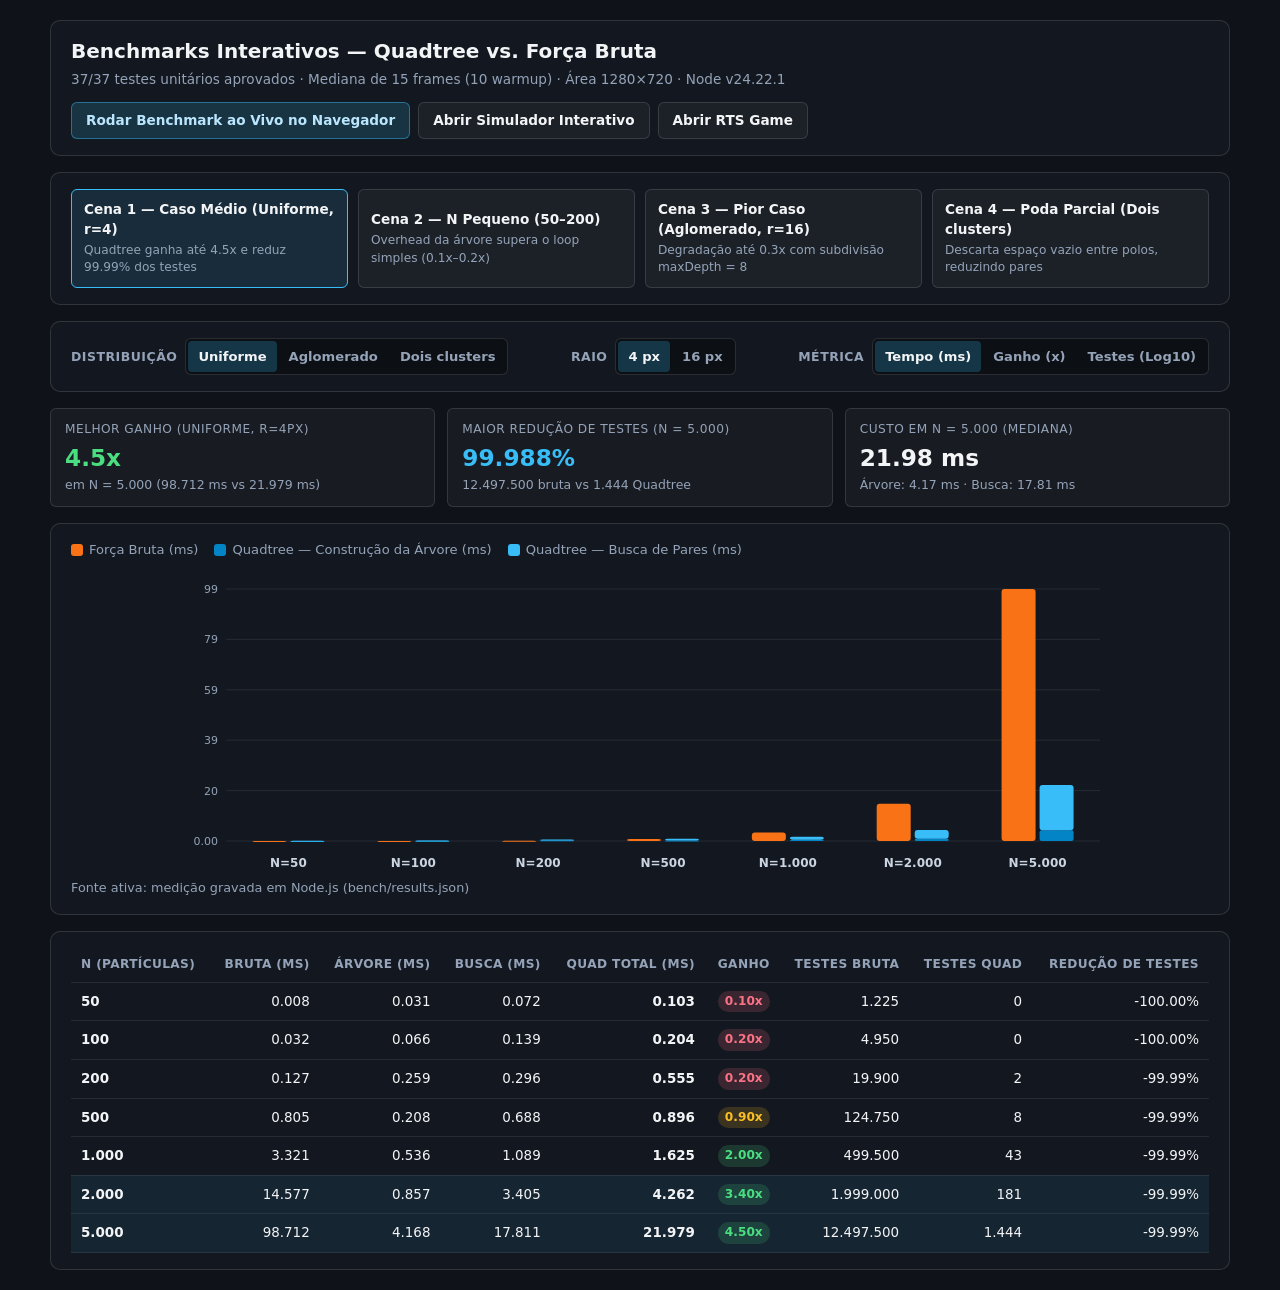
<file: Tópico 5 - Quadtree/bench/benchmark.html>
<!doctype html>
<html lang="pt-BR">
<head>
  <meta charset="utf-8">
  <meta name="viewport" content="width=device-width, initial-scale=1">
  <title>Benchmarks Interativos — Quadtree vs Força Bruta</title>
  <style>
    :root {
      color-scheme: dark;
      --bg: #0f1218;
      --surface: rgba(20, 25, 34, 0.92);
      --surface-alt: rgba(255, 255, 255, 0.04);
      --border: rgba(255, 255, 255, 0.12);
      --text: #f3f4f6;
      --muted: #94a3b8;
      --brute: #f97316;
      --quad: #38bdf8;
      --quad-tree: #0284c7;
      --win: #4ade80;
      --loss: #fb7185;
      --warn: #fbbf24;
      --radius: 10px;
      --radius-sm: 6px;
    }

    * {
      box-sizing: border-box;
      scrollbar-width: thin;
      scrollbar-color: rgba(148, 163, 184, 0.28) transparent;
    }

    ::-webkit-scrollbar { width: 6px; height: 6px; }
    ::-webkit-scrollbar-track { background: transparent; }
    ::-webkit-scrollbar-thumb { background: rgba(148, 163, 184, 0.28); border-radius: 999px; }
    ::-webkit-scrollbar-thumb:hover { background: rgba(148, 163, 184, 0.52); }

    body {
      margin: 0;
      background: var(--bg);
      color: var(--text);
      font-family: system-ui, -apple-system, BlinkMacSystemFont, "Segoe UI", sans-serif;
      line-height: 1.45;
      padding: 20px;
    }

    .container {
      max-width: 1180px;
      margin: 0 auto;
      display: flex;
      flex-direction: column;
      gap: 16px;
    }

    header {
      display: flex;
      flex-wrap: wrap;
      justify-content: space-between;
      align-items: center;
      gap: 12px;
      padding: 16px 20px;
      background: var(--surface);
      border: 1px solid var(--border);
      border-radius: var(--radius);
    }

    h1 {
      margin: 0;
      font-size: 1.25rem;
      font-weight: 700;
    }

    .subtitle {
      margin: 4px 0 0;
      color: var(--muted);
      font-size: 0.85rem;
    }

    .header-actions {
      display: flex;
      flex-wrap: wrap;
      gap: 8px;
      align-items: center;
    }

    .btn, a.btn {
      display: inline-flex;
      align-items: center;
      gap: 6px;
      padding: 8px 14px;
      border-radius: var(--radius-sm);
      border: 1px solid var(--border);
      background: var(--surface-alt);
      color: var(--text);
      text-decoration: none;
      font: inherit;
      font-size: 0.85rem;
      font-weight: 600;
      cursor: pointer;
      transition: background 140ms ease, border-color 140ms ease;
    }

    .btn:hover, a.btn:hover {
      background: rgba(255, 255, 255, 0.11);
      border-color: rgba(255, 255, 255, 0.25);
    }

    .btn-primary {
      background: rgba(56, 189, 248, 0.16);
      border-color: rgba(56, 189, 248, 0.45);
      color: #bae6fd;
    }

    .btn-primary:hover {
      background: rgba(56, 189, 248, 0.28);
    }

    .btn:disabled {
      opacity: 0.5;
      cursor: wait;
    }

    .card {
      background: var(--surface);
      border: 1px solid var(--border);
      border-radius: var(--radius);
      padding: 16px 20px;
    }

    .scenes-row {
      display: grid;
      grid-template-columns: repeat(auto-fit, minmax(220px, 1fr));
      gap: 10px;
    }

    .scene-btn {
      text-align: left;
      padding: 10px 12px;
      border-radius: var(--radius-sm);
      border: 1px solid var(--border);
      background: var(--surface-alt);
      color: var(--text);
      cursor: pointer;
      font: inherit;
      transition: border-color 140ms ease, background 140ms ease;
    }

    .scene-btn:hover {
      background: rgba(255, 255, 255, 0.08);
    }

    .scene-btn.active {
      border-color: var(--quad);
      background: rgba(56, 189, 248, 0.12);
    }

    .scene-title {
      font-size: 0.85rem;
      font-weight: 700;
      display: block;
    }

    .scene-desc {
      font-size: 0.76rem;
      color: var(--muted);
      display: block;
      margin-top: 2px;
    }

    .controls-bar {
      display: flex;
      flex-wrap: wrap;
      gap: 16px;
      align-items: center;
      justify-content: space-between;
    }

    .seg-group {
      display: flex;
      flex-wrap: wrap;
      gap: 8px;
      align-items: center;
    }

    .seg-label {
      font-size: 0.78rem;
      text-transform: uppercase;
      letter-spacing: 0.04em;
      color: var(--muted);
      font-weight: 600;
    }

    .segmented {
      display: inline-flex;
      background: rgba(0, 0, 0, 0.35);
      border: 1px solid var(--border);
      border-radius: var(--radius-sm);
      padding: 2px;
      gap: 2px;
    }

    .segmented button {
      border: 0;
      background: transparent;
      color: var(--muted);
      padding: 6px 10px;
      border-radius: 4px;
      font: inherit;
      font-size: 0.82rem;
      font-weight: 600;
      cursor: pointer;
    }

    .segmented button.active {
      background: rgba(56, 189, 248, 0.22);
      color: var(--text);
    }

    .kpis {
      display: grid;
      grid-template-columns: repeat(auto-fit, minmax(210px, 1fr));
      gap: 12px;
    }

    .kpi {
      background: var(--surface-alt);
      border: 1px solid var(--border);
      border-radius: var(--radius-sm);
      padding: 12px 14px;
    }

    .kpi-label {
      font-size: 0.76rem;
      color: var(--muted);
      text-transform: uppercase;
      letter-spacing: 0.04em;
    }

    .kpi-val {
      font-size: 1.45rem;
      font-weight: 700;
      font-variant-numeric: tabular-nums;
      margin-top: 2px;
    }

    .kpi-sub {
      font-size: 0.78rem;
      color: var(--muted);
      margin-top: 2px;
    }

    .chart-wrap {
      position: relative;
      width: 100%;
    }

    .legend {
      display: flex;
      flex-wrap: wrap;
      gap: 16px;
      font-size: 0.82rem;
      color: var(--muted);
      margin-bottom: 10px;
      align-items: center;
    }

    .legend-item {
      display: inline-flex;
      align-items: center;
      gap: 6px;
    }

    .swatch {
      width: 12px;
      height: 12px;
      border-radius: 3px;
      display: inline-block;
    }

    svg#chart {
      width: 100%;
      height: 310px;
      display: block;
      overflow: visible;
    }

    .tooltip {
      position: fixed;
      pointer-events: none;
      z-index: 50;
      background: rgba(11, 15, 23, 0.96);
      border: 1px solid rgba(255, 255, 255, 0.2);
      border-radius: var(--radius-sm);
      padding: 8px 10px;
      font-size: 0.78rem;
      box-shadow: 0 8px 24px rgba(0, 0, 0, 0.5);
      display: none;
      min-width: 190px;
      font-variant-numeric: tabular-nums;
    }

    .table-wrap {
      overflow-x: auto;
    }

    table {
      width: 100%;
      border-collapse: collapse;
      font-size: 0.84rem;
      font-variant-numeric: tabular-nums;
    }

    th, td {
      padding: 8px 10px;
      text-align: right;
      border-bottom: 1px solid rgba(255, 255, 255, 0.08);
    }

    th {
      color: var(--muted);
      font-weight: 600;
      font-size: 0.76rem;
      text-transform: uppercase;
      letter-spacing: 0.03em;
    }

    th:first-child, td:first-child { text-align: left; }

    tr:hover td {
      background: rgba(255, 255, 255, 0.04);
    }

    tr.highlight-row td {
      background: rgba(56, 189, 248, 0.08);
    }

    .badge {
      display: inline-block;
      padding: 2px 7px;
      border-radius: 999px;
      font-weight: 700;
      font-size: 0.76rem;
    }

    .badge-win {
      background: rgba(74, 222, 128, 0.16);
      color: var(--win);
    }

    .badge-neutral {
      background: rgba(251, 191, 36, 0.16);
      color: var(--warn);
    }

    .badge-loss {
      background: rgba(251, 113, 133, 0.16);
      color: var(--loss);
    }

    .status-line {
      font-size: 0.8rem;
      color: var(--muted);
    }

    @media (max-width: 640px) {
      body { padding: 10px; }
      header, .card { padding: 12px; }
    }
  </style>
</head>
<body>
  <div class="container">
    <header>
      <div>
        <h1>Benchmarks Interativos — Quadtree vs. Força Bruta</h1>
        <p class="subtitle" id="envMeta">
          37/37 testes unitários aprovados · Mediana de 15 frames (10 warmup) · Área 1280×720 · Node v24.22.1
        </p>
      </div>
      <div class="header-actions">
        <button id="runLiveBtn" class="btn btn-primary" type="button">Rodar Benchmark ao Vivo no Navegador</button>
        <button id="restoreBtn" class="btn" type="button" style="display:none;">Restaurar Dados Gravados (Node.js)</button>
        <a class="btn" href="../index.html">Abrir Simulador Interativo</a>
        <a id="benchRtsLink" class="btn" href="../rts-demo.html">Abrir RTS Game</a>
      </div>
    </header>

    <section class="card" aria-label="Cenas do Roteiro de Apresentação">
      <div class="scenes-row" id="scenes">
        <button class="scene-btn active" data-scene="1" data-dist="uniform" data-radius="4" data-metric="time" type="button">
          <span class="scene-title">Cena 1 — Caso Médio (Uniforme, r=4)</span>
          <span class="scene-desc">Quadtree ganha até 4.5x e reduz 99.99% dos testes</span>
        </button>
        <button class="scene-btn" data-scene="2" data-dist="uniform" data-radius="4" data-metric="speedup" type="button">
          <span class="scene-title">Cena 2 — N Pequeno (50–200)</span>
          <span class="scene-desc">Overhead da árvore supera o loop simples (0.1x–0.2x)</span>
        </button>
        <button class="scene-btn" data-scene="3" data-dist="cluster" data-radius="16" data-metric="time" type="button">
          <span class="scene-title">Cena 3 — Pior Caso (Aglomerado, r=16)</span>
          <span class="scene-desc">Degradação até 0.3x com subdivisão maxDepth = 8</span>
        </button>
        <button class="scene-btn" data-scene="4" data-dist="clusters" data-radius="16" data-metric="tests" type="button">
          <span class="scene-title">Cena 4 — Poda Parcial (Dois clusters)</span>
          <span class="scene-desc">Descarta espaço vazio entre polos, reduzindo pares</span>
        </button>
      </div>
    </section>

    <section class="card controls-bar" aria-label="Filtros do gráfico e tabela">
      <div class="seg-group">
        <span class="seg-label">Distribuição</span>
        <div class="segmented" id="distGroup">
          <button type="button" class="active" data-val="uniform">Uniforme</button>
          <button type="button" data-val="cluster">Aglomerado</button>
          <button type="button" data-val="clusters">Dois clusters</button>
        </div>
      </div>

      <div class="seg-group">
        <span class="seg-label">Raio</span>
        <div class="segmented" id="radiusGroup">
          <button type="button" class="active" data-val="4">4 px</button>
          <button type="button" data-val="16">16 px</button>
        </div>
      </div>

      <div class="seg-group">
        <span class="seg-label">Métrica</span>
        <div class="segmented" id="metricGroup">
          <button type="button" class="active" data-val="time">Tempo (ms)</button>
          <button type="button" data-val="speedup">Ganho (x)</button>
          <button type="button" data-val="tests">Testes (Log10)</button>
        </div>
      </div>
    </section>

    <section class="kpis" id="kpis" aria-label="Resumo do cenário selecionado"></section>

    <section class="card chart-wrap">
      <div class="legend" id="legend"></div>
      <svg id="chart" role="img" aria-label="Gráfico comparativo de benchmark"></svg>
      <div class="status-line" id="liveStatus">Fonte ativa: medição gravada em Node.js (bench/results.json)</div>
    </section>

    <section class="card table-wrap">
      <table>
        <thead>
          <tr>
            <th>N (Partículas)</th>
            <th>Bruta (ms)</th>
            <th>Árvore (ms)</th>
            <th>Busca (ms)</th>
            <th>Quad Total (ms)</th>
            <th>Ganho</th>
            <th>Testes Bruta</th>
            <th>Testes Quad</th>
            <th>Redução de Testes</th>
          </tr>
        </thead>
        <tbody id="tbody"></tbody>
      </table>
    </section>
  </div>

  <div class="tooltip" id="tooltip"></div>

  <script src="../src/particle.js"></script>
  <script src="../src/quadtree.js"></script>
  <script src="../src/simulation.js"></script>
  <script>
    const RECORDED_DATA = [
      { distribution: "uniform", count: 50, radius: 4, bruteMs: 0.008, treeMs: 0.031, quadDetectMs: 0.072, quadTotalMs: 0.103, speedup: 0.1, bruteTests: 1225, quadTests: 0 },
      { distribution: "uniform", count: 100, radius: 4, bruteMs: 0.032, treeMs: 0.066, quadDetectMs: 0.139, quadTotalMs: 0.204, speedup: 0.2, bruteTests: 4950, quadTests: 0 },
      { distribution: "uniform", count: 200, radius: 4, bruteMs: 0.127, treeMs: 0.259, quadDetectMs: 0.296, quadTotalMs: 0.555, speedup: 0.2, bruteTests: 19900, quadTests: 2 },
      { distribution: "uniform", count: 500, radius: 4, bruteMs: 0.805, treeMs: 0.208, quadDetectMs: 0.688, quadTotalMs: 0.896, speedup: 0.9, bruteTests: 124750, quadTests: 8 },
      { distribution: "uniform", count: 1000, radius: 4, bruteMs: 3.321, treeMs: 0.536, quadDetectMs: 1.089, quadTotalMs: 1.625, speedup: 2.0, bruteTests: 499500, quadTests: 43 },
      { distribution: "uniform", count: 2000, radius: 4, bruteMs: 14.577, treeMs: 0.857, quadDetectMs: 3.405, quadTotalMs: 4.262, speedup: 3.4, bruteTests: 1999000, quadTests: 181 },
      { distribution: "uniform", count: 5000, radius: 4, bruteMs: 98.712, treeMs: 4.168, quadDetectMs: 17.811, quadTotalMs: 21.979, speedup: 4.5, bruteTests: 12497500, quadTests: 1444 },

      { distribution: "uniform", count: 50, radius: 16, bruteMs: 0.008, treeMs: 0.010, quadDetectMs: 0.012, quadTotalMs: 0.023, speedup: 0.4, bruteTests: 1225, quadTests: 1 },
      { distribution: "uniform", count: 100, radius: 16, bruteMs: 0.031, treeMs: 0.021, quadDetectMs: 0.031, quadTotalMs: 0.051, speedup: 0.6, bruteTests: 4950, quadTests: 3 },
      { distribution: "uniform", count: 200, radius: 16, bruteMs: 0.126, treeMs: 0.082, quadDetectMs: 0.137, quadTotalMs: 0.218, speedup: 0.6, bruteTests: 19900, quadTests: 28 },
      { distribution: "uniform", count: 500, radius: 16, bruteMs: 0.689, treeMs: 0.137, quadDetectMs: 0.380, quadTotalMs: 0.517, speedup: 1.3, bruteTests: 124750, quadTests: 270 },
      { distribution: "uniform", count: 1000, radius: 16, bruteMs: 3.119, treeMs: 0.337, quadDetectMs: 1.502, quadTotalMs: 1.839, speedup: 1.7, bruteTests: 499500, quadTests: 2045 },
      { distribution: "uniform", count: 2000, radius: 16, bruteMs: 15.710, treeMs: 1.138, quadDetectMs: 10.526, quadTotalMs: 11.664, speedup: 1.3, bruteTests: 1999000, quadTests: 7678 },
      { distribution: "uniform", count: 5000, radius: 16, bruteMs: 122.657, treeMs: 4.167, quadDetectMs: 70.123, quadTotalMs: 74.290, speedup: 1.7, bruteTests: 12497500, quadTests: 52238 },

      { distribution: "cluster", count: 50, radius: 4, bruteMs: 0.009, treeMs: 0.065, quadDetectMs: 0.170, quadTotalMs: 0.235, speedup: 0.04, bruteTests: 1225, quadTests: 5 },
      { distribution: "cluster", count: 100, radius: 4, bruteMs: 0.031, treeMs: 0.196, quadDetectMs: 0.144, quadTotalMs: 0.339, speedup: 0.1, bruteTests: 4950, quadTests: 12 },
      { distribution: "cluster", count: 200, radius: 4, bruteMs: 0.094, treeMs: 0.102, quadDetectMs: 0.238, quadTotalMs: 0.340, speedup: 0.3, bruteTests: 19900, quadTests: 60 },
      { distribution: "cluster", count: 500, radius: 4, bruteMs: 0.624, treeMs: 0.292, quadDetectMs: 1.120, quadTotalMs: 1.412, speedup: 0.4, bruteTests: 124750, quadTests: 732 },
      { distribution: "cluster", count: 1000, radius: 4, bruteMs: 2.847, treeMs: 0.812, quadDetectMs: 4.246, quadTotalMs: 5.058, speedup: 0.6, bruteTests: 499500, quadTests: 2704 },
      { distribution: "cluster", count: 2000, radius: 4, bruteMs: 14.036, treeMs: 1.654, quadDetectMs: 12.723, quadTotalMs: 14.377, speedup: 1.0, bruteTests: 1999000, quadTests: 10420 },
      { distribution: "cluster", count: 5000, radius: 4, bruteMs: 127.343, treeMs: 6.300, quadDetectMs: 122.324, quadTotalMs: 128.624, speedup: 1.0, bruteTests: 12497500, quadTests: 63945 },

      { distribution: "cluster", count: 50, radius: 16, bruteMs: 0.011, treeMs: 0.050, quadDetectMs: 0.081, quadTotalMs: 0.131, speedup: 0.1, bruteTests: 1225, quadTests: 28 },
      { distribution: "cluster", count: 100, radius: 16, bruteMs: 0.044, treeMs: 0.098, quadDetectMs: 0.218, quadTotalMs: 0.316, speedup: 0.1, bruteTests: 4950, quadTests: 143 },
      { distribution: "cluster", count: 200, radius: 16, bruteMs: 0.107, treeMs: 0.088, quadDetectMs: 0.318, quadTotalMs: 0.405, speedup: 0.3, bruteTests: 19900, quadTests: 409 },
      { distribution: "cluster", count: 500, radius: 16, bruteMs: 1.047, treeMs: 0.318, quadDetectMs: 1.514, quadTotalMs: 1.832, speedup: 0.6, bruteTests: 124750, quadTests: 1844 },
      { distribution: "cluster", count: 1000, radius: 16, bruteMs: 3.259, treeMs: 0.700, quadDetectMs: 4.932, quadTotalMs: 5.631, speedup: 0.6, bruteTests: 499500, quadTests: 6339 },
      { distribution: "cluster", count: 2000, radius: 16, bruteMs: 17.631, treeMs: 2.021, quadDetectMs: 45.574, quadTotalMs: 47.595, speedup: 0.4, bruteTests: 1999000, quadTests: 23828 },
      { distribution: "cluster", count: 5000, radius: 16, bruteMs: 86.360, treeMs: 7.359, quadDetectMs: 308.636, quadTotalMs: 315.996, speedup: 0.3, bruteTests: 12497500, quadTests: 148549 },

      { distribution: "clusters", count: 50, radius: 4, bruteMs: 0.009, treeMs: 0.065, quadDetectMs: 0.104, quadTotalMs: 0.169, speedup: 0.1, bruteTests: 1225, quadTests: 1 },
      { distribution: "clusters", count: 100, radius: 4, bruteMs: 0.024, treeMs: 0.206, quadDetectMs: 0.100, quadTotalMs: 0.306, speedup: 0.1, bruteTests: 4950, quadTests: 6 },
      { distribution: "clusters", count: 200, radius: 4, bruteMs: 0.096, treeMs: 0.119, quadDetectMs: 0.226, quadTotalMs: 0.345, speedup: 0.3, bruteTests: 19900, quadTests: 37 },
      { distribution: "clusters", count: 500, radius: 4, bruteMs: 0.654, treeMs: 0.407, quadDetectMs: 0.905, quadTotalMs: 1.312, speedup: 0.5, bruteTests: 124750, quadTests: 237 },
      { distribution: "clusters", count: 1000, radius: 4, bruteMs: 2.354, treeMs: 0.475, quadDetectMs: 2.145, quadTotalMs: 2.619, speedup: 0.9, bruteTests: 499500, quadTests: 1444 },
      { distribution: "clusters", count: 2000, radius: 4, bruteMs: 15.769, treeMs: 2.602, quadDetectMs: 13.147, quadTotalMs: 15.749, speedup: 1.0, bruteTests: 1999000, quadTests: 5411 },
      { distribution: "clusters", count: 5000, radius: 4, bruteMs: 140.092, treeMs: 5.813, quadDetectMs: 73.451, quadTotalMs: 79.263, speedup: 1.8, bruteTests: 12497500, quadTests: 31866 },

      { distribution: "clusters", count: 50, radius: 16, bruteMs: 0.006, treeMs: 0.023, quadDetectMs: 0.034, quadTotalMs: 0.057, speedup: 0.1, bruteTests: 1225, quadTests: 16 },
      { distribution: "clusters", count: 100, radius: 16, bruteMs: 0.033, treeMs: 0.087, quadDetectMs: 0.136, quadTotalMs: 0.222, speedup: 0.1, bruteTests: 4950, quadTests: 58 },
      { distribution: "clusters", count: 200, radius: 16, bruteMs: 0.096, treeMs: 0.097, quadDetectMs: 0.273, quadTotalMs: 0.371, speedup: 0.3, bruteTests: 19900, quadTests: 282 },
      { distribution: "clusters", count: 500, radius: 16, bruteMs: 0.653, treeMs: 0.221, quadDetectMs: 1.014, quadTotalMs: 1.234, speedup: 0.5, bruteTests: 124750, quadTests: 1165 },
      { distribution: "clusters", count: 1000, radius: 16, bruteMs: 2.993, treeMs: 0.584, quadDetectMs: 3.883, quadTotalMs: 4.466, speedup: 0.7, bruteTests: 499500, quadTests: 3651 },
      { distribution: "clusters", count: 2000, radius: 16, bruteMs: 13.684, treeMs: 1.619, quadDetectMs: 14.083, quadTotalMs: 15.702, speedup: 0.9, bruteTests: 1999000, quadTests: 12743 },
      { distribution: "clusters", count: 5000, radius: 16, bruteMs: 84.826, treeMs: 6.717, quadDetectMs: 166.240, quadTotalMs: 172.957, speedup: 0.5, bruteTests: 12497500, quadTests: 76659 }
    ];

    let activeData = RECORDED_DATA;
    let state = { dist: 'uniform', radius: 4, metric: 'time', scene: '1' };

    const svgNS = 'http://www.w3.org/2000/svg';
    const chartEl = document.getElementById('chart');
    const tbodyEl = document.getElementById('tbody');
    const kpisEl = document.getElementById('kpis');
    const legendEl = document.getElementById('legend');
    const tooltipEl = document.getElementById('tooltip');
    const liveStatusEl = document.getElementById('liveStatus');
    const runLiveBtn = document.getElementById('runLiveBtn');
    const restoreBtn = document.getElementById('restoreBtn');

    function setGroupActive(groupId, val) {
      const btns = document.querySelectorAll(`#${groupId} button`);
      btns.forEach(b => b.classList.toggle('active', String(b.dataset.val) === String(val)));
    }

    function wireSegmented(groupId, key, parseFn = (v) => v) {
      document.getElementById(groupId).addEventListener('click', (e) => {
        const btn = e.target.closest('button');
        if (!btn) return;
        state[key] = parseFn(btn.dataset.val);
        state.scene = null;
        document.querySelectorAll('.scene-btn').forEach(s => s.classList.remove('active'));
        setGroupActive(groupId, state[key]);
        render();
      });
    }

    wireSegmented('distGroup', 'dist');
    wireSegmented('radiusGroup', 'radius', Number);
    wireSegmented('metricGroup', 'metric');

    document.getElementById('scenes').addEventListener('click', (e) => {
      const btn = e.target.closest('.scene-btn');
      if (!btn) return;
      state.scene = btn.dataset.scene;
      state.dist = btn.dataset.dist;
      state.radius = Number(btn.dataset.radius);
      state.metric = btn.dataset.metric;
      document.querySelectorAll('.scene-btn').forEach(s => s.classList.toggle('active', s === btn));
      setGroupActive('distGroup', state.dist);
      setGroupActive('radiusGroup', state.radius);
      setGroupActive('metricGroup', state.metric);
      render();
    });

    function fmtNum(n) {
      return n.toLocaleString('pt-BR');
    }

    function render() {
      const rows = activeData
        .filter(r => r.distribution === state.dist && r.radius === state.radius)
        .sort((a, b) => a.count - b.count);

      if (!rows.length) return;
      const peak = rows[rows.length - 1];
      const bestSpeedup = rows.reduce((best, r) => (r.speedup > best.speedup ? r : best), rows[0]);
      const reductionPct = peak.bruteTests > 0
        ? ((1 - peak.quadTests / peak.bruteTests) * 100).toFixed(peak.quadTests / peak.bruteTests < 0.001 ? 3 : 2)
        : '0';

      const distLabel = { uniform: 'Uniforme', cluster: 'Aglomerado', clusters: 'Dois clusters' }[state.dist];
      const speedupColor = bestSpeedup.speedup >= 1.2 ? 'var(--win)' : bestSpeedup.speedup >= 0.9 ? 'var(--warn)' : 'var(--loss)';

      kpisEl.innerHTML = `
        <div class="kpi">
          <div class="kpi-label">Melhor Ganho (${distLabel}, r=${state.radius}px)</div>
          <div class="kpi-val" style="color:${speedupColor}">${bestSpeedup.speedup.toFixed(1)}x</div>
          <div class="kpi-sub">em N = ${fmtNum(bestSpeedup.count)} (${bestSpeedup.bruteMs.toFixed(3)} ms vs ${bestSpeedup.quadTotalMs.toFixed(3)} ms)</div>
        </div>
        <div class="kpi">
          <div class="kpi-label">Maior Redução de Testes (N = ${fmtNum(peak.count)})</div>
          <div class="kpi-val" style="color:var(--quad)">${reductionPct}%</div>
          <div class="kpi-sub">${fmtNum(peak.bruteTests)} bruta vs ${fmtNum(peak.quadTests)} Quadtree</div>
        </div>
        <div class="kpi">
          <div class="kpi-label">Custo em N = ${fmtNum(peak.count)} (Mediana)</div>
          <div class="kpi-val">${peak.quadTotalMs.toFixed(2)} ms</div>
          <div class="kpi-sub">Árvore: ${peak.treeMs.toFixed(2)} ms · Busca: ${peak.quadDetectMs.toFixed(2)} ms</div>
        </div>
      `;

      renderChart(rows);
      renderTable(rows);
    }

    function el(tag, attrs = {}) {
      const node = document.createElementNS(svgNS, tag);
      for (const [k, v] of Object.entries(attrs)) node.setAttribute(k, v);
      return node;
    }

    function showTooltip(evt, row) {
      const red = row.bruteTests > 0 ? ((1 - row.quadTests / row.bruteTests) * 100).toFixed(2) : '0';
      tooltipEl.innerHTML = `
        <div style="font-weight:700;margin-bottom:4px;color:#fff;">N = ${fmtNum(row.count)} · Raio = ${row.radius}px</div>
        <div>Força Bruta: <strong style="color:var(--brute)">${row.bruteMs.toFixed(3)} ms</strong></div>
        <div>Quadtree Total: <strong style="color:var(--quad)">${row.quadTotalMs.toFixed(3)} ms</strong></div>
        <div style="color:var(--muted);padding-left:8px;">↳ Árvore: ${row.treeMs.toFixed(3)} ms · Busca: ${row.quadDetectMs.toFixed(3)} ms</div>
        <div style="margin-top:4px;">Ganho: <strong>${row.speedup.toFixed(2)}x</strong></div>
        <div>Testes: ${fmtNum(row.bruteTests)} → <strong>${fmtNum(row.quadTests)}</strong> (-${red}%)</div>
      `;
      tooltipEl.style.display = 'block';
      const x = Math.min(window.innerWidth - 230, evt.clientX + 14);
      const y = Math.min(window.innerHeight - 150, evt.clientY + 14);
      tooltipEl.style.left = `${x}px`;
      tooltipEl.style.top = `${y}px`;
    }

    function hideTooltip() {
      tooltipEl.style.display = 'none';
    }

    function renderChart(rows) {
      chartEl.innerHTML = '';
      const W = 960;
      const H = 310;
      const pad = { top: 20, right: 20, bottom: 38, left: 66 };
      const plotW = W - pad.left - pad.right;
      const plotH = H - pad.top - pad.bottom;
      chartEl.setAttribute('viewBox', `0 0 ${W} ${H}`);

      if (state.metric === 'time') {
        legendEl.innerHTML = `
          <span class="legend-item"><span class="swatch" style="background:var(--brute)"></span>Força Bruta (ms)</span>
          <span class="legend-item"><span class="swatch" style="background:var(--quad-tree)"></span>Quadtree — Construção da Árvore (ms)</span>
          <span class="legend-item"><span class="swatch" style="background:var(--quad)"></span>Quadtree — Busca de Pares (ms)</span>
        `;
      } else if (state.metric === 'speedup') {
        legendEl.innerHTML = `
          <span class="legend-item"><span class="swatch" style="background:var(--win)"></span>Quadtree mais rápida (&ge; 1.0x)</span>
          <span class="legend-item"><span class="swatch" style="background:var(--loss)"></span>Força Bruta mais rápida (&lt; 1.0x)</span>
        `;
      } else {
        legendEl.innerHTML = `
          <span class="legend-item"><span class="swatch" style="background:var(--brute)"></span>Testes Força Bruta (escala log10)</span>
          <span class="legend-item"><span class="swatch" style="background:var(--quad)"></span>Testes Quadtree (escala log10)</span>
        `;
      }

      let maxVal = 1;
      if (state.metric === 'time') {
        maxVal = Math.max(...rows.map(r => Math.max(r.bruteMs, r.quadTotalMs)), 0.1);
      } else if (state.metric === 'speedup') {
        maxVal = Math.max(...rows.map(r => r.speedup), 1.5);
      } else {
        maxVal = Math.max(...rows.map(r => Math.log10(Math.max(1, r.bruteTests))), 2);
      }

      // Grid horizontal
      const ticks = 5;
      for (let i = 0; i <= ticks; i++) {
        const frac = i / ticks;
        const y = pad.top + plotH - frac * plotH;
        const val = maxVal * frac;
        chartEl.appendChild(el('line', {
          x1: pad.left, y1: y, x2: W - pad.right, y2: y,
          stroke: 'rgba(255,255,255,0.08)', 'stroke-width': 1
        }));
        const lbl = el('text', {
          x: pad.left - 8, y: y + 4, 'text-anchor': 'end',
          fill: '#94a3b8', 'font-size': '11'
        });
        lbl.textContent = state.metric === 'speedup' ? `${val.toFixed(1)}x`
          : state.metric === 'tests' ? (val === 0 ? '0' : `10^${val.toFixed(1)}`)
          : val >= 10 ? val.toFixed(0) : val.toFixed(2);
        chartEl.appendChild(lbl);
      }

      if (state.metric === 'speedup') {
        const y1 = pad.top + plotH - (1 / maxVal) * plotH;
        chartEl.appendChild(el('line', {
          x1: pad.left, y1, x2: W - pad.right, y2: y1,
          stroke: '#fbbf24', 'stroke-dasharray': '5 4', 'stroke-width': 1.5
        }));
      }

      const groupW = plotW / rows.length;
      rows.forEach((row, idx) => {
        const cx = pad.left + idx * groupW + groupW / 2;
        const barW = Math.min(34, groupW * 0.34);

        const g = el('g', { style: 'cursor:pointer;' });

        if (state.metric === 'time') {
          const hBrute = (row.bruteMs / maxVal) * plotH;
          const hTree = (row.treeMs / maxVal) * plotH;
          const hSearch = (row.quadDetectMs / maxVal) * plotH;

          g.appendChild(el('rect', {
            x: cx - barW - 2, y: pad.top + plotH - hBrute,
            width: barW, height: Math.max(1, hBrute), rx: 3, fill: 'var(--brute)'
          }));
          // Empilhado: busca + árvore
          g.appendChild(el('rect', {
            x: cx + 2, y: pad.top + plotH - hTree,
            width: barW, height: Math.max(1, hTree), rx: 2, fill: 'var(--quad-tree)'
          }));
          g.appendChild(el('rect', {
            x: cx + 2, y: pad.top + plotH - hTree - hSearch,
            width: barW, height: Math.max(1, hSearch), rx: 3, fill: 'var(--quad)'
          }));
        } else if (state.metric === 'speedup') {
          const w = Math.min(48, groupW * 0.52);
          const h = (row.speedup / maxVal) * plotH;
          const color = row.speedup >= 1.0 ? 'var(--win)' : 'var(--loss)';
          g.appendChild(el('rect', {
            x: cx - w / 2, y: pad.top + plotH - h,
            width: w, height: Math.max(2, h), rx: 4, fill: color
          }));
          const t = el('text', {
            x: cx, y: pad.top + plotH - h - 6, 'text-anchor': 'middle',
            fill: '#e2e8f0', 'font-size': '11', 'font-weight': '700'
          });
          t.textContent = `${row.speedup.toFixed(1)}x`;
          g.appendChild(t);
        } else {
          const lBrute = Math.log10(Math.max(1, row.bruteTests));
          const lQuad = row.quadTests > 0 ? Math.log10(row.quadTests) : 0;
          const hB = (lBrute / maxVal) * plotH;
          const hQ = (lQuad / maxVal) * plotH;
          g.appendChild(el('rect', {
            x: cx - barW - 2, y: pad.top + plotH - hB,
            width: barW, height: Math.max(2, hB), rx: 3, fill: 'var(--brute)'
          }));
          g.appendChild(el('rect', {
            x: cx + 2, y: pad.top + plotH - hQ,
            width: barW, height: Math.max(row.quadTests > 0 ? 2 : 0, hQ), rx: 3, fill: 'var(--quad)'
          }));
        }

        // Hitbox transparente para hover confortável
        g.appendChild(el('rect', {
          x: pad.left + idx * groupW, y: pad.top,
          width: groupW, height: plotH, fill: 'transparent'
        }));

        g.addEventListener('mousemove', (ev) => showTooltip(ev, row));
        g.addEventListener('mouseleave', hideTooltip);
        chartEl.appendChild(g);

        const xLbl = el('text', {
          x: cx, y: H - 12, 'text-anchor': 'middle',
          fill: '#cbd5e1', 'font-size': '12', 'font-weight': '600'
        });
        xLbl.textContent = `N=${fmtNum(row.count)}`;
        chartEl.appendChild(xLbl);
      });
    }

    function renderTable(rows) {
      tbodyEl.innerHTML = rows.map((r) => {
        const red = r.bruteTests > 0 ? ((1 - r.quadTests / r.bruteTests) * 100).toFixed(2) : '0.00';
        const badgeCls = r.speedup >= 1.2 ? 'badge-win' : r.speedup >= 0.85 ? 'badge-neutral' : 'badge-loss';
        const highlight = (state.scene === '1' && r.count >= 2000) ||
                          (state.scene === '2' && r.count <= 200) ||
                          (state.scene === '3' && r.count >= 1000) ||
                          (state.scene === '4' && r.count >= 1000);
        return `
          <tr class="${highlight ? 'highlight-row' : ''}">
            <td><strong>${fmtNum(r.count)}</strong></td>
            <td>${r.bruteMs.toFixed(3)}</td>
            <td>${r.treeMs.toFixed(3)}</td>
            <td>${r.quadDetectMs.toFixed(3)}</td>
            <td><strong>${r.quadTotalMs.toFixed(3)}</strong></td>
            <td><span class="badge ${badgeCls}">${r.speedup.toFixed(2)}x</span></td>
            <td>${fmtNum(r.bruteTests)}</td>
            <td>${fmtNum(r.quadTests)}</td>
            <td>-${red}%</td>
          </tr>
        `;
      }).join('');
    }

    function median(vals) {
      const s = [...vals].sort((a, b) => a - b);
      return s[Math.floor(s.length / 2)];
    }

    function measureBrowser(count, radius, distribution) {
      const W = 1280, H = 720, warmup = 5, frames = 10;
      const sim = new Simulation(W, H);
      sim.reset(count, radius, W, H, distribution);
      const brute = [], build = [], detect = [];
      let bruteTests = 0, quadTests = 0;

      for (let f = 0; f < warmup + frames; f++) {
        for (const p of sim.particles) p.move(W, H);
        let t = performance.now();
        const tree = new Quadtree(new Rect(0, 0, W, H));
        for (const p of sim.particles) tree.insert(p);
        const treeMs = performance.now() - t;

        t = performance.now();
        const bRes = findPairsBruteForce(sim.particles);
        const bMs = performance.now() - t;

        t = performance.now();
        const qRes = findPairsQuadtree(sim.particles, tree);
        const qMs = performance.now() - t;

        if (f >= warmup) {
          brute.push(bMs);
          build.push(treeMs);
          detect.push(qMs);
          bruteTests = bRes.tests;
          quadTests = qRes.tests;
        }
        sim.resolve(bRes.pairs);
      }

      const bruteMs = median(brute);
      const treeMs = median(build);
      const quadDetectMs = median(detect);
      const quadTotalMs = treeMs + quadDetectMs;
      return {
        distribution, count, radius,
        bruteMs, treeMs, quadDetectMs, quadTotalMs,
        speedup: quadTotalMs > 0 ? bruteMs / quadTotalMs : 1,
        bruteTests, quadTests
      };
    }

    runLiveBtn.addEventListener('click', () => {
      if (typeof Simulation === 'undefined') {
        alert('Os scripts em ../src/ não foram carregados.');
        return;
      }
      runLiveBtn.disabled = true;
      runLiveBtn.textContent = 'Executando no navegador...';
      liveStatusEl.textContent = 'Rodando benchmark ao vivo (N = 100, 500, 1000, 2000; 10 frames por cenário)...';

      setTimeout(() => {
        const liveRows = [];
        for (const dist of ['uniform', 'cluster', 'clusters']) {
          for (const radius of [4, 16]) {
            for (const count of [100, 500, 1000, 2000]) {
              liveRows.push(measureBrowser(count, radius, dist));
            }
          }
        }
        activeData = liveRows;
        restoreBtn.style.display = 'inline-flex';
        runLiveBtn.disabled = false;
        runLiveBtn.textContent = 'Rodar Benchmark ao Vivo no Navegador';
        liveStatusEl.textContent = `Fonte ativa: execução ao vivo neste navegador (${new Date().toLocaleTimeString('pt-BR')})`;
        render();
      }, 40);
    });

    restoreBtn.addEventListener('click', () => {
      activeData = RECORDED_DATA;
      restoreBtn.style.display = 'none';
      liveStatusEl.textContent = 'Fonte ativa: medição gravada em Node.js (bench/results.json)';
      render();
    });

    render();
  </script>
</body>
</html>
</file>
<file: Tópico 5 - Quadtree/style.css>
:root {
  color-scheme: dark;
  --bg-canvas: #111318;
  --panel-bg: rgba(15, 18, 25, 0.84);
  --panel-border: rgba(255, 255, 255, 0.14);
  --control-bg: rgba(255, 255, 255, 0.08);
  --control-bg-hover: rgba(255, 255, 255, 0.15);
  --control-border: rgba(255, 255, 255, 0.18);
  --text-primary: #f3f4f6;
  --text-muted: #cbd5e1;
  --accent: #38bdf8;
  --focus-ring: #7dd3fc;
  --warning: #fde047;
  --stats-bg: rgba(0, 0, 0, 0.35);
  --scrollbar-track: transparent;
  --scrollbar-thumb: rgba(148, 163, 184, 0.28);
  --scrollbar-thumb-hover: rgba(148, 163, 184, 0.52);
  --radius-md: 10px;
  --radius-sm: 6px;
  --shadow-panel: 0 8px 30px rgba(0, 0, 0, 0.45);
}

* {
  box-sizing: border-box;
}

body {
  margin: 0;
  overflow: hidden;
  background: var(--bg-canvas);
  color: var(--text-primary);
  font-family: system-ui, -apple-system, BlinkMacSystemFont, "Segoe UI", sans-serif;
}

canvas {
  display: block;
}

#panel {
  position: fixed;
  top: 12px;
  left: 12px;
  z-index: 10;
  width: 308px;
  max-width: calc(100vw - 24px);
  max-height: calc(100vh - 24px);
  overflow-y: auto;
  scrollbar-width: thin;
  scrollbar-color: var(--scrollbar-thumb) var(--scrollbar-track);
  scrollbar-gutter: stable;
  display: flex;
  flex-direction: column;
  gap: 10px;
  padding: 12px 14px;
  background: var(--panel-bg);
  backdrop-filter: blur(12px);
  -webkit-backdrop-filter: blur(12px);
  border: 1px solid var(--panel-border);
  border-radius: var(--radius-md);
  box-shadow: var(--shadow-panel);
  color: var(--text-primary);
  font-size: 13.5px;
  line-height: 1.4;
}

#panel::-webkit-scrollbar {
  width: 6px;
}

#panel::-webkit-scrollbar-track {
  background: var(--scrollbar-track);
  margin: 6px 0;
}

#panel::-webkit-scrollbar-thumb {
  background: var(--scrollbar-thumb);
  border-radius: 999px;
}

#panel::-webkit-scrollbar-thumb:hover {
  background: var(--scrollbar-thumb-hover);
}

.panel-header {
  display: flex;
  justify-content: space-between;
  align-items: center;
  gap: 8px;
}

.panel-title {
  font-weight: 600;
  font-size: 13px;
  color: var(--text-muted);
  letter-spacing: 0.02em;
}

.panel-header-actions {
  display: inline-flex;
  align-items: center;
  gap: 6px;
}

.panel-chip {
  display: inline-flex;
  align-items: center;
  padding: 4px 9px;
  min-height: 28px;
  border-radius: var(--radius-sm);
  border: 1px solid rgba(56, 189, 248, 0.4);
  background: rgba(56, 189, 248, 0.14);
  color: #bae6fd;
  text-decoration: none;
  font-size: 12px;
  font-weight: 600;
  transition: background-color 140ms ease, border-color 140ms ease;
}

.panel-chip:hover {
  background: rgba(56, 189, 248, 0.26);
  border-color: rgba(56, 189, 248, 0.65);
}

#panelBody {
  display: flex;
  flex-direction: column;
  gap: 10px;
}

#panel.collapsed {
  width: auto;
  padding: 8px 10px;
}

#panel.collapsed #panelBody {
  display: none;
}

.control-group,
.control-actions {
  display: flex;
  flex-direction: column;
  gap: 8px;
}

.field-range {
  display: flex;
  flex-direction: column;
  gap: 4px;
}

.field-header {
  display: flex;
  justify-content: space-between;
  align-items: center;
  color: var(--text-muted);
  font-weight: 500;
}

#countValue {
  width: 72px;
  text-align: right;
  background: var(--control-bg);
  color: var(--text-primary);
  border: 1px solid var(--control-border);
  border-radius: var(--radius-sm);
  padding: 2px 6px;
  font: inherit;
  font-variant-numeric: tabular-nums;
  font-weight: 600;
  transition: background-color 140ms ease, border-color 140ms ease;
}

#countValue:hover {
  background: var(--control-bg-hover);
  border-color: rgba(255, 255, 255, 0.3);
}

.field-inline {
  display: flex;
  justify-content: space-between;
  align-items: center;
  gap: 8px;
  color: var(--text-muted);
  font-weight: 500;
}

.field-check {
  display: flex;
  align-items: center;
  gap: 8px;
  min-height: 34px;
  cursor: pointer;
  user-select: none;
  color: var(--text-primary);
}

#count {
  width: 100%;
  margin: 0;
  accent-color: var(--accent);
  cursor: pointer;
}

#panel select,
#panel button {
  appearance: none;
  background: var(--control-bg);
  color: var(--text-primary);
  border: 1px solid var(--control-border);
  border-radius: var(--radius-sm);
  font: inherit;
  font-weight: 500;
  min-height: 36px;
  padding: 6px 10px;
  cursor: pointer;
  transition: background-color 140ms ease, border-color 140ms ease;
}

#radius,
#fps {
  min-width: 72px;
  text-align: center;
}

#panel select option {
  background: #181c24;
  color: var(--text-primary);
}

#panel button {
  width: 100%;
  text-align: left;
}

#panel button#togglePanelBtn {
  width: 30px;
  min-width: 30px;
  min-height: 28px;
  padding: 0;
  text-align: center;
  font-weight: 700;
  line-height: 1;
}

#panel select:hover,
#panel button:hover {
  background: var(--control-bg-hover);
  border-color: rgba(255, 255, 255, 0.3);
}

#panel button:active {
  transform: translateY(1px);
}

#showGrid {
  width: 16px;
  height: 16px;
  margin: 0;
  accent-color: var(--accent);
  cursor: pointer;
}

#panel :focus-visible {
  outline: 2px solid var(--focus-ring);
  outline-offset: 2px;
}

#notice {
  color: var(--warning);
  font-size: 12px;
  font-weight: 500;
  line-height: 1.35;
}

#notice:empty {
  display: none;
}

#stats {
  margin: 0;
  padding: 8px 10px;
  background: var(--stats-bg);
  border: 1px solid rgba(255, 255, 255, 0.08);
  border-radius: var(--radius-sm);
  font-family: ui-monospace, SFMono-Regular, Menlo, Consolas, monospace;
  font-size: 13.5px;
  line-height: 1.45;
  color: var(--text-primary);
  white-space: pre-wrap;
  word-break: break-word;
}

#speedChart {
  width: 100%;
  height: 148px;
  display: block;
  border: 1px solid rgba(255, 255, 255, 0.08);
  border-radius: var(--radius-sm);
}

@media (pointer: coarse), (max-width: 600px) {
  #panel {
    top: 8px;
    left: 8px;
    width: min(308px, calc(100vw - 16px));
  }

  #panel select,
  #panel button,
  .field-check {
    min-height: 44px;
  }

  #panel button#togglePanelBtn,
  .panel-chip {
    min-height: 36px;
    min-width: 36px;
  }

  #showGrid {
    width: 20px;
    height: 20px;
  }
}

@media (prefers-reduced-motion: reduce) {
  #panel select,
  #panel button {
    transition: none;
  }

  #panel button:active {
    transform: none;
  }
}
</file>
